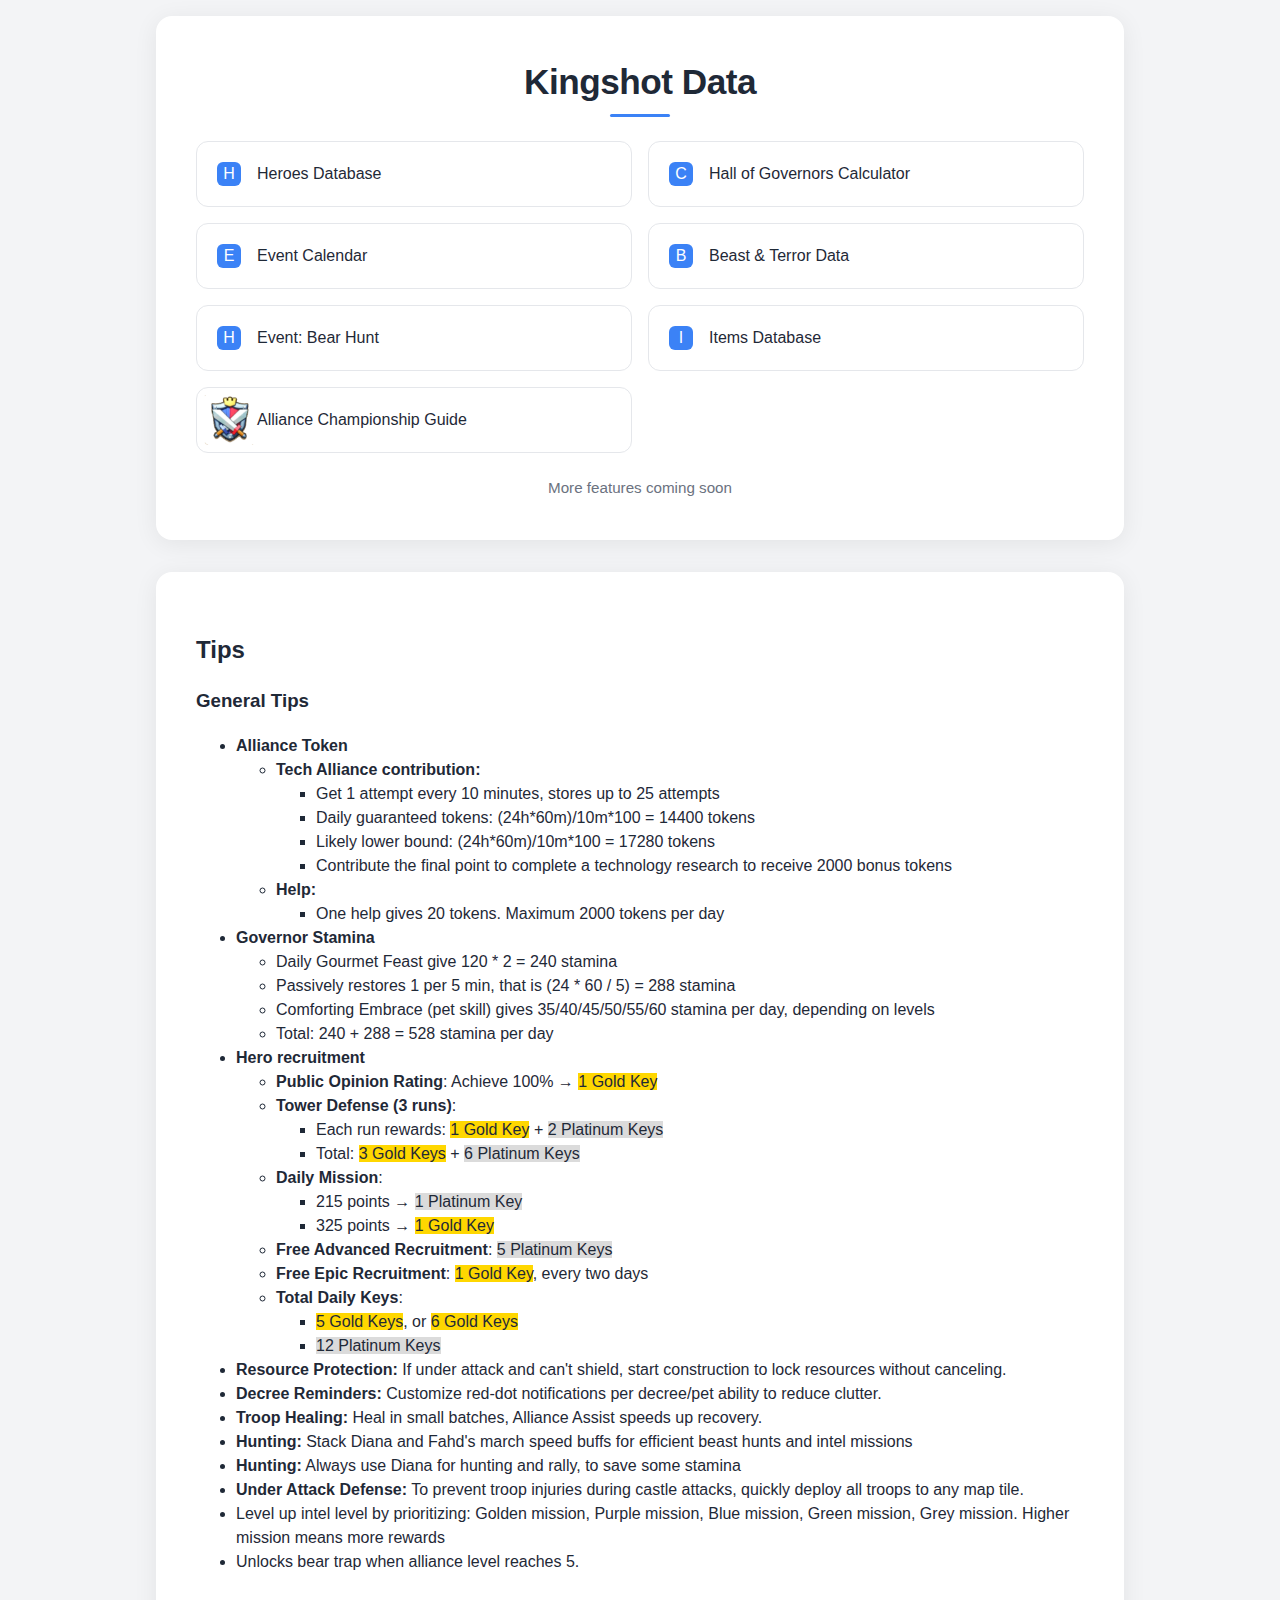
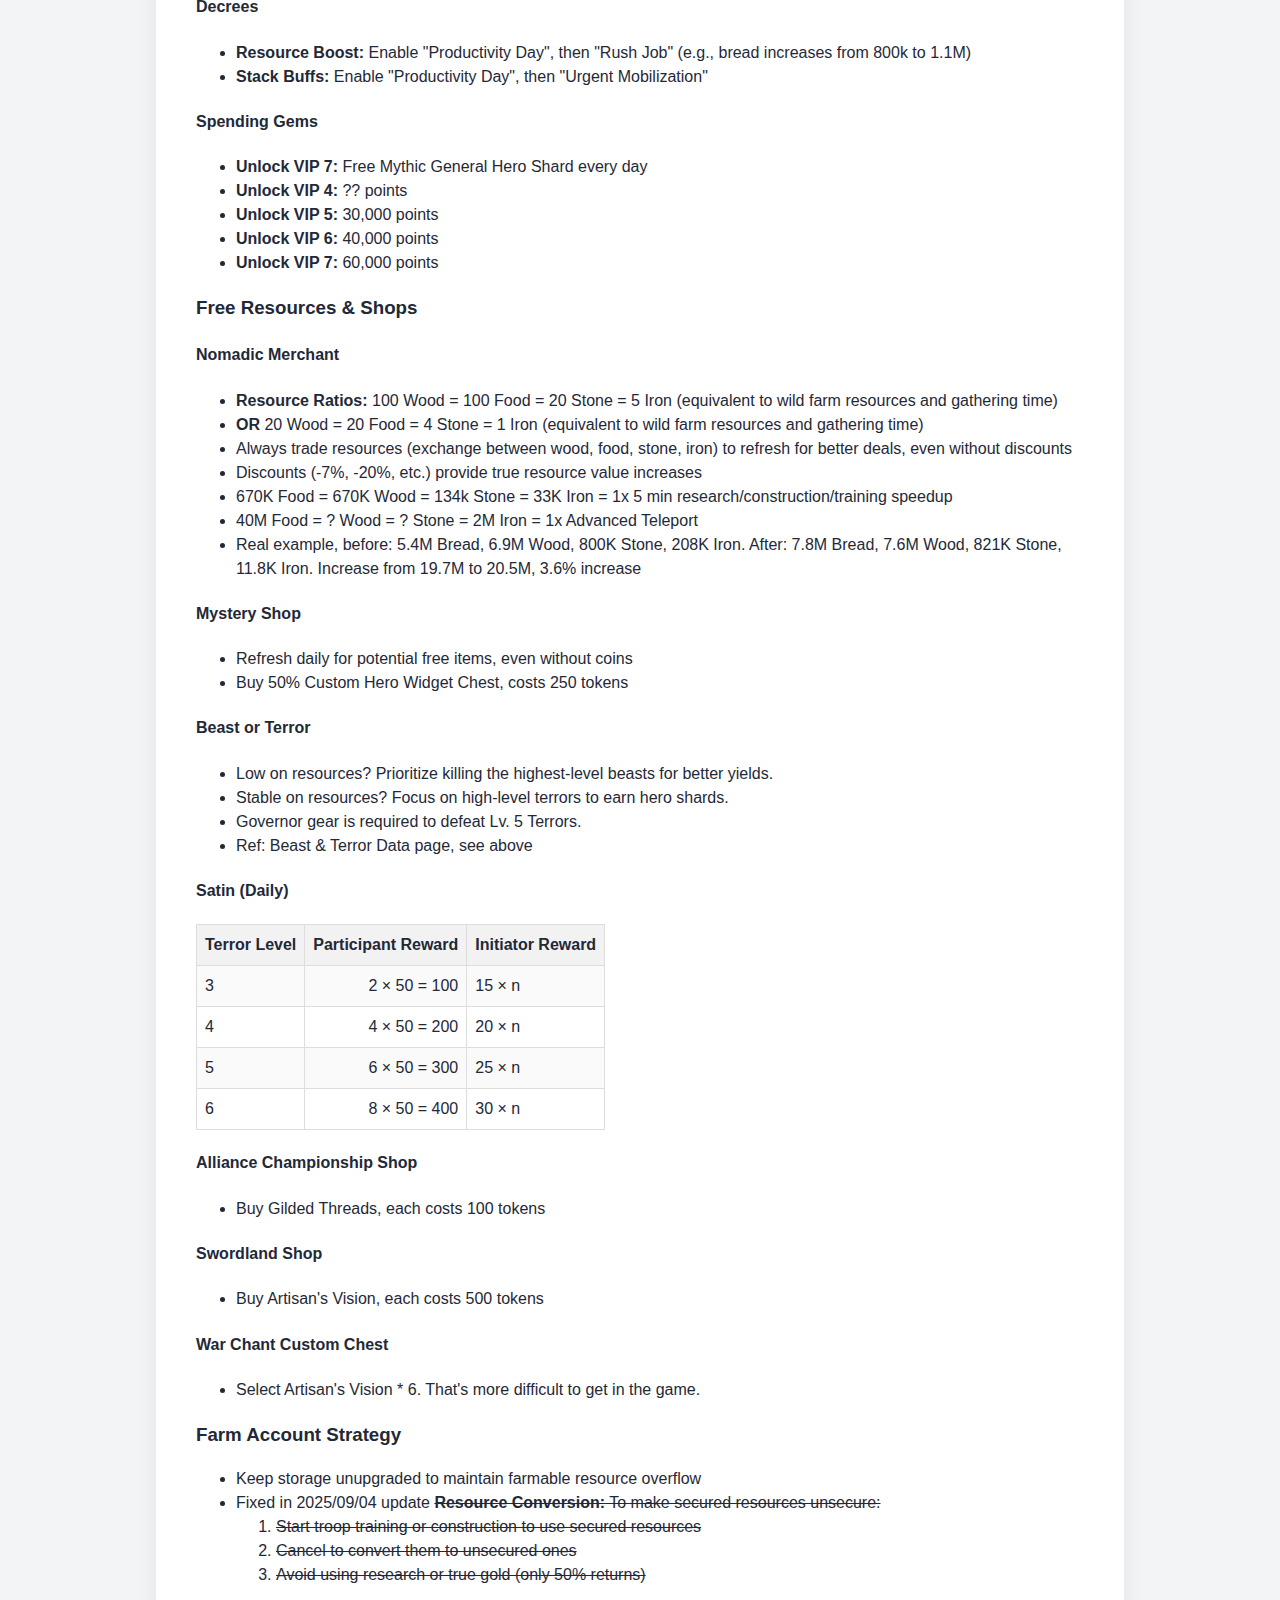
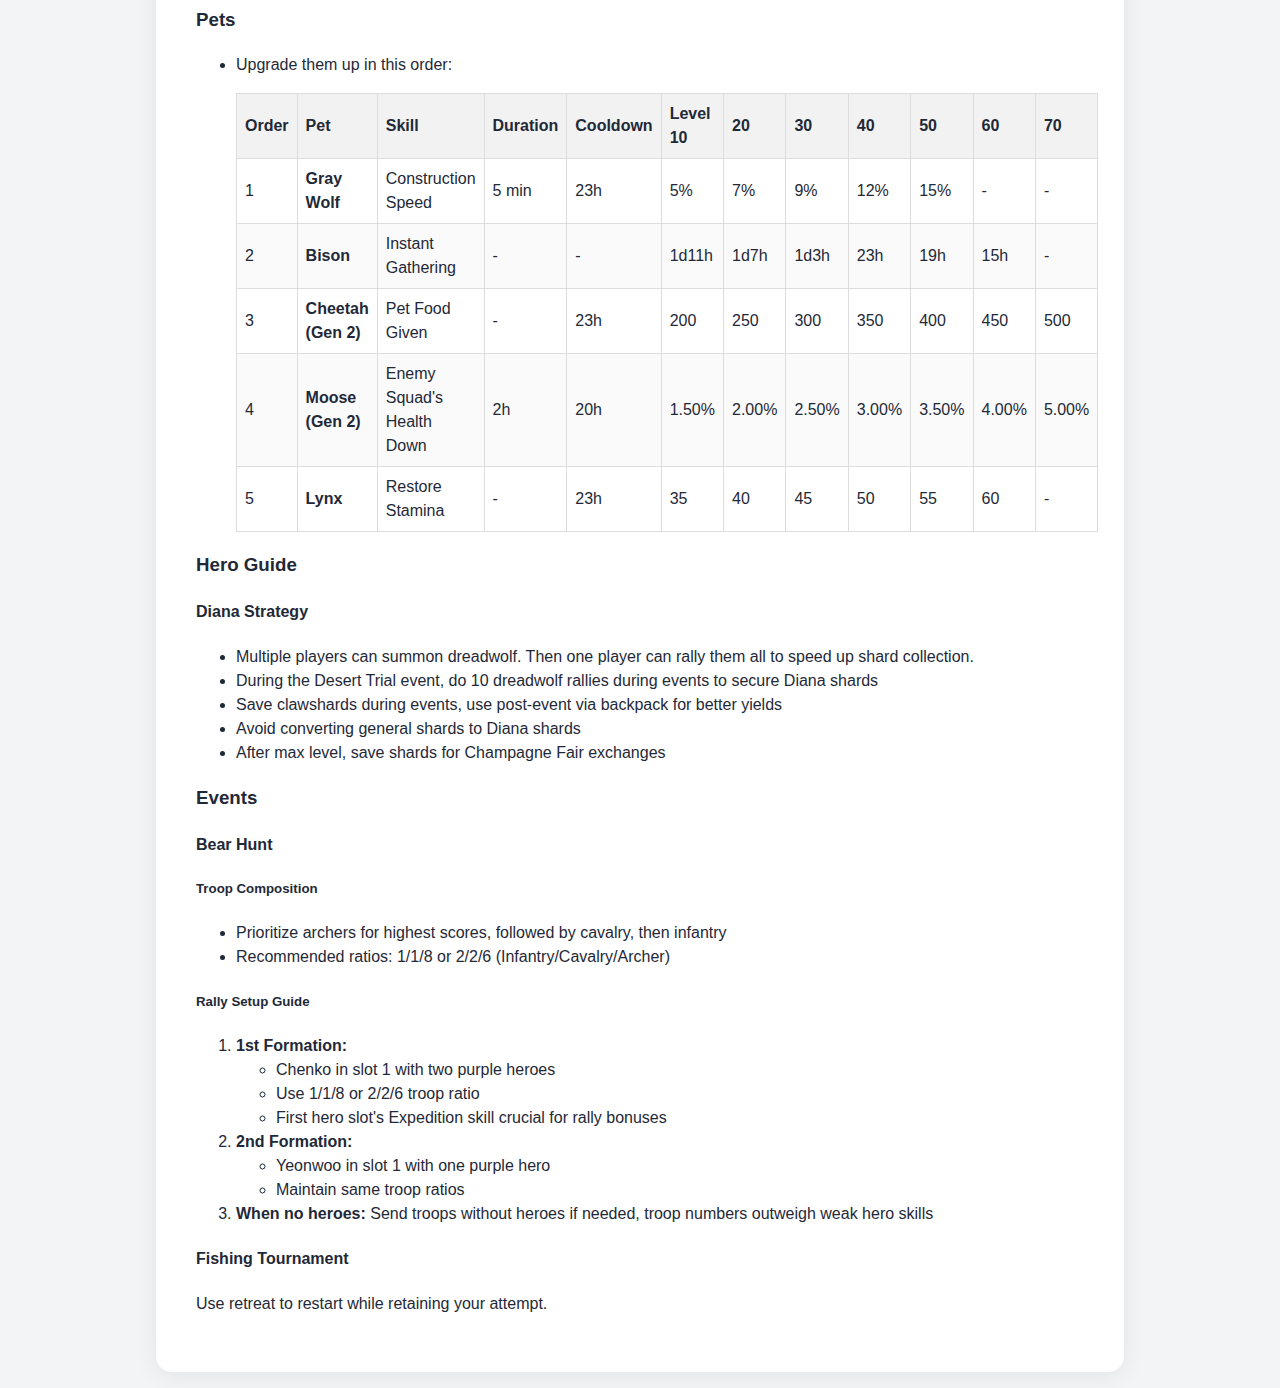
<file: index.html>
<!DOCTYPE html>
<html lang="en">

<head>
  <meta charset="UTF-8">
  <title>Kingshot Data</title>
  <style>
    :root {
      --primary-color: #3b82f6;
      --primary-hover: #2563eb;
      --background: #f3f4f6;
      --text: #1f2937;
      --text-light: #6b7280;
      --container-bg: #ffffff;
      --shadow: 0 4px 24px rgba(0, 0, 0, 0.07);
    }

    body {
      font-family: -apple-system, BlinkMacSystemFont, 'Segoe UI', Roboto, sans-serif;
      background: var(--background);
      color: var(--text);
      margin: 0 auto;
      display: flex;
      flex-direction: column;
      line-height: 1.5;
      max-width: 1000px;
    }

    .container {
      background: var(--container-bg);
      padding: 2.5rem;
      border-radius: 1rem;
      box-shadow: var(--shadow);
      margin: 1rem;
    }

    h1 {
      margin: 0 0 2rem;
      font-size: clamp(1.8rem, 5vw, 2.2rem);
      letter-spacing: -0.5px;
      color: var(--text);
      text-align: center;
      position: relative;
    }

    h1::after {
      content: '';
      position: absolute;
      bottom: -0.5rem;
      left: 50%;
      transform: translateX(-50%);
      width: 60px;
      height: 3px;
      background: var(--primary-color);
      border-radius: 2px;
    }

    .links-grid {
      display: grid;
      grid-template-columns: repeat(auto-fit, minmax(300px, 1fr));
      gap: 1rem;
      margin-top: 2rem;
    }

    .link-card {
      position: relative;
      display: flex;
      align-items: center;
      padding: 1.25rem;
      background: var(--container-bg);
      color: var(--text);
      border-radius: 0.75rem;
      text-decoration: none;
      font-weight: 500;
      transition: all 0.3s ease;
      border: 1px solid #e5e7eb;
      overflow: hidden;
    }

    .link-card::before {
      content: '';
      position: absolute;
      left: 0;
      top: 0;
      width: 4px;
      height: 100%;
      background: var(--primary-color);
      opacity: 0;
      transition: opacity 0.3s ease;
    }

    .link-card:hover {
      transform: translateY(-2px);
      border-color: var(--primary-color);
      box-shadow: 0 4px 12px rgba(59, 130, 246, 0.1);
    }

    .link-card:hover::before {
      opacity: 1;
    }

    .link-icon {
      width: 24px;
      height: 24px;
      margin-right: 1rem;
      display: flex;
      align-items: center;
      justify-content: center;
      background: var(--primary-color);
      border-radius: 6px;
      color: white;
    }

    .coming-soon {
      color: var(--text-light);
      font-size: 0.95rem;
      margin-top: 1.5rem;
      text-align: center;
      font-weight: 500;
    }

    /* Data Tables Styling */
    table {
      border-collapse: collapse;
      margin: 1em 0;
    }

    th,
    td {
      border: 1px solid #ddd;
      padding: 8px;
    }

    th {
      background-color: #f2f2f2;
      text-align: left;
    }

    td.numeric,
    th.numeric {
      text-align: right;
    }

    tr:nth-child(even) {
      background-color: #fafafa;
    }
  </style>
</head>

<body>
  <div class="container">
    <h1>Kingshot Data</h1>
    <div class="links-grid">
      <a href="heroes.html" class="link-card">
        <span class="link-icon">H</span>
        Heroes Database
      </a>
      <a href="points_calculator.html" class="link-card">
        <span class="link-icon">C</span>
        Hall of Governors Calculator
      </a>
      <a href="https://github.com/g2384/Kingshot-Data/blob/main/Events.md" class="link-card">
        <span class="link-icon">E</span>
        Event Calendar
      </a>
      <a href="beast_terror.html" class="link-card">
        <span class="link-icon">B</span>
        Beast &amp; Terror Data
      </a>
      <a href="./events/bear_hunt.html" class="link-card">
        <span class="link-icon">H</span>
        Event: Bear Hunt
      </a>
      <a href="./items.html" class="link-card">
        <span class="link-icon">I</span>
        Items Database
      </a>
      <a href="./events/alliance_championship.html" class="link-card">
        <span class="link-icon"><img src="./images/events/alliance_championship.png" style="height: 50px;" /></span>
        Alliance Championship Guide
      </a>
    </div>
    <div class="coming-soon">More features coming soon</div>
  </div>
  <div class="container">
    <h2>Tips</h2>

    <h3>General Tips</h3>
    <ul>
      <li><strong>Alliance Token</strong>
        <ul>
          <li><strong>Tech Alliance contribution:</strong></li>
          <ul>
            <li>Get 1 attempt every 10 minutes, stores up to 25 attempts</li>
            <li>Daily guaranteed tokens: (24h*60m)/10m*100 = 14400 tokens</li>
            <li>Likely lower bound: (24h*60m)/10m*100 = 17280 tokens</li>
            <li>Contribute the final point to complete a technology research to receive 2000 bonus tokens</li>
          </ul>
          <li><strong>Help:</strong></li>
          <ul>
            <li>One help gives 20 tokens. Maximum 2000 tokens per day</li>
          </ul>
        </ul>
      </li>
      <li><strong>Governor Stamina</strong></li>
      <ul>
        <li>Daily Gourmet Feast give 120 * 2 = 240 stamina</li>
        <li>Passively restores 1 per 5 min, that is (24 * 60 / 5) = 288 stamina</li>
        <li>Comforting Embrace (pet skill) gives 35/40/45/50/55/60 stamina per day, depending on levels</li>
        <li>Total: 240 + 288 = 528 stamina per day</li>
      </ul>
      <li><strong>Hero recruitment</strong></li>
      <ul>
        <li><strong>Public Opinion Rating</strong>: Achieve 100% → <span style="background-color:gold;">1 Gold
            Key</span></li>
        <li><strong>Tower Defense (3 runs)</strong>:
          <ul>
            <li>Each run rewards: <span style="background-color:gold;">1 Gold Key</span> + <span
                style="background-color:#dbdbdb;">2 Platinum
                Keys</span></li>
            <li>Total: <span style="background-color:gold;">3 Gold Keys</span> + <span
                style="background-color:#dbdbdb;">6 Platinum Keys</span>
            </li>
          </ul>
        </li>
        <li><strong>Daily Mission</strong>:
          <ul>
            <li>215 points → <span style="background-color:#dbdbdb;">1 Platinum Key</span></li>
            <li>325 points → <span style="background-color:gold;">1 Gold Key</span></li>
          </ul>
        </li>
        <li><strong>Free Advanced Recruitment</strong>: <span style="background-color:#dbdbdb;">5 Platinum Keys</span>
        </li>
        <li><strong>Free Epic Recruitment</strong>: <span style="background-color:gold;">1 Gold Key</span>, every two
          days</li>
        <li><strong>Total Daily Keys</strong>:
          <ul>
            <li><span style="background-color:gold;">5 Gold Keys</span>, or <span style="background-color:gold;">6 Gold
                Keys</span></li>
            <li><span style="background-color:#dbdbdb;">12 Platinum Keys</span></li>
          </ul>
        </li>
      </ul>
      <li><strong>Resource Protection:</strong> If under attack and can't shield, start construction to lock resources
        without canceling.</li>
      <li><strong>Decree Reminders:</strong> Customize red-dot notifications per decree/pet ability to reduce clutter.
      </li>
      <li><strong>Troop Healing:</strong> Heal in small batches, Alliance Assist speeds up recovery.</li>
      <li><strong>Hunting:</strong> Stack Diana and Fahd's march speed buffs for efficient beast hunts and intel
        missions</li>
      <li><strong>Hunting:</strong> Always use Diana for hunting and rally, to save some stamina</li>
      <li><strong>Under Attack Defense:</strong> To prevent troop injuries during castle attacks, quickly deploy all
        troops to any map tile.</li>
      <li>Level up intel level by prioritizing: Golden mission, Purple mission, Blue mission, Green mission, Grey
        mission. Higher mission means more rewards</li>
      <li>Unlocks bear trap when alliance level reaches 5.</li>
    </ul>

    <h4>Decrees</h4>
    <ul>
      <li><strong>Resource Boost:</strong> Enable "Productivity Day", then "Rush Job" (e.g., bread increases from 800k
        to
        1.1M)</li>
      <li><strong>Stack Buffs:</strong> Enable "Productivity Day", then "Urgent Mobilization"</li>
    </ul>
    
    <h4>Spending Gems</h4>
    <ul>
      <li><strong>Unlock VIP 7:</strong> Free Mythic General Hero Shard every day</li>
      <li><strong>Unlock VIP 4:</strong> ?? points</li>
      <li><strong>Unlock VIP 5:</strong> 30,000 points</li>
      <li><strong>Unlock VIP 6:</strong> 40,000 points</li>
      <li><strong>Unlock VIP 7:</strong> 60,000 points</li>
    </ul>

    <h3>Free Resources & Shops</h3>
    <h4>Nomadic Merchant</h4>
    <ul>
      <li><strong>Resource Ratios:</strong> 100 Wood = 100 Food = 20 Stone = 5 Iron (equivalent to wild farm resources
        and gathering time)</li>
      <li><strong>OR</strong> 20 Wood = 20 Food = 4 Stone = 1 Iron (equivalent to wild farm resources
        and gathering time)</li>
      <li>Always trade resources (exchange between wood, food, stone, iron) to refresh for better deals, even without
        discounts</li>
      <li>Discounts (-7%, -20%, etc.) provide true resource value increases</li>
      <li>670K Food = 670K Wood = 134k Stone = 33K Iron = 1x 5 min research/construction/training speedup</li>
      <li>40M Food = ? Wood = ? Stone = 2M Iron = 1x Advanced Teleport</li>
      <li>Real example, before: 5.4M Bread, 6.9M Wood, 800K Stone, 208K Iron. After: 7.8M Bread, 7.6M Wood, 821K Stone,
        11.8K Iron. Increase from 19.7M to 20.5M, 3.6% increase</li>
    </ul>

    <h4>Mystery Shop</h4>
    <ul>
      <li>Refresh daily for potential free items, even without coins</li>
      <li>Buy 50% Custom Hero Widget Chest, costs 250 tokens</li>
    </ul>

    <h4>Beast or Terror</h4>
    <ul>
      <li>Low on resources? Prioritize killing the highest-level beasts for better yields.</li>
      <li>Stable on resources? Focus on high-level terrors to earn hero shards.</li>
      <li>Governor gear is required to defeat Lv. 5 Terrors.</li>
      <li>Ref: Beast &amp; Terror Data page, see above</li>
    </ul>

    <h4>Satin (Daily)</h4>
    <table>
      <tr>
        <th>Terror Level</th>
        <th class="numeric">Participant Reward</th>
        <th>Initiator Reward</th>
      </tr>
      <tr>
        <td>3</td>
        <td class="numeric">2 × 50 = 100</td>
        <td>15 × n</td>
      </tr>
      <tr>
        <td>4</td>
        <td class="numeric">4 × 50 = 200</td>
        <td>20 × n</td>
      </tr>
      <tr>
        <td>5</td>
        <td class="numeric">6 × 50 = 300</td>
        <td>25 × n</td>
      </tr>
      <tr>
        <td>6</td>
        <td class="numeric">8 × 50 = 400</td>
        <td>30 × n</td>
      </tr>
    </table>

    <h4>Alliance Championship Shop</h4>
    <ul>
      <li>Buy Gilded Threads, each costs 100 tokens</li>
    </ul>

    <h4>Swordland Shop</h4>
    <ul>
      <li>Buy Artisan's Vision, each costs 500 tokens</li>
    </ul>

    <h4>War Chant Custom Chest</h4>
    <ul>
      <li>Select Artisan's Vision * 6. That's more difficult to get in the game.</li>
    </ul>

    <h3>Farm Account Strategy</h3>
    <ul>
      <li>Keep storage unupgraded to maintain farmable resource overflow</li>
      <li>Fixed in 2025/09/04 update <del><strong>Resource Conversion:</strong> To make secured resources
          unsecure:</del>
        <ol>
          <li><del>Start troop training or construction to use secured resources</del></li>
          <li><del>Cancel to convert them to unsecured ones</del></li>
          <li><del>Avoid using research or true gold (only 50% returns)</del></li>
        </ol>
      </li>
    </ul>

    <h3>Pets</h3>
    <ul>
      <li>Upgrade them up in this order:
        <table style="margin-top:1em;min-width:500px;max-width:100%;border:1px solid #ddd;">
          <thead>
            <tr>
              <th>Order</th>
              <th>Pet</th>
              <th>Skill</th>
              <th>Duration</th>
              <th>Cooldown</th>
              <th>Level 10</th>
              <th>20</th>
              <th>30</th>
              <th>40</th>
              <th>50</th>
              <th>60</th>
              <th>70</th>
            </tr>
          </thead>
          <tbody>
            <tr>
              <td>1</td>
              <td><strong>Gray Wolf</strong></td>
              <td>Construction Speed</td>
              <td>5 min</td>
              <td>23h</td>
              <td>5%</td>
              <td>7%</td>
              <td>9%</td>
              <td>12%</td>
              <td>15%</td>
              <td>-</td>
              <td>-</td>
            </tr>
            <tr>
              <td>2</td>
              <td><strong>Bison</strong></td>
              <td>Instant Gathering</td>
              <td>-</td>
              <td>-</td>
              <td>1d11h</td>
              <td>1d7h</td>
              <td>1d3h</td>
              <td>23h</td>
              <td>19h</td>
              <td>15h</td>
              <td>-</td>
            </tr>
            <tr>
              <td>3</td>
              <td><strong>Cheetah (Gen 2)</strong></td>
              <td>Pet Food Given</td>
              <td>-</td>
              <td>23h</td>
              <td>200</td>
              <td>250</td>
              <td>300</td>
              <td>350</td>
              <td>400</td>
              <td>450</td>
              <td>500</td>
            </tr>
            <tr>
              <td>4</td>
              <td><strong>Moose (Gen 2)</strong></td>
              <td>Enemy Squad's Health Down</td>
              <td>2h</td>
              <td>20h</td>
              <td>1.50%</td>
              <td>2.00%</td>
              <td>2.50%</td>
              <td>3.00%</td>
              <td>3.50%</td>
              <td>4.00%</td>
              <td>5.00%</td>
            </tr>
            <tr>
              <td>5</td>
              <td><strong>Lynx</strong></td>
              <td>Restore Stamina</td>
              <td>-</td>
              <td>23h</td>
              <td>35</td>
              <td>40</td>
              <td>45</td>
              <td>50</td>
              <td>55</td>
              <td>60</td>
              <td>-</td>
            </tr>
          </tbody>
        </table>
      </li>
    </ul>

    <h3>Hero Guide</h3>
    <h4>Diana Strategy</h4>
    <ul>
      <li>Multiple players can summon dreadwolf. Then one player can rally them all to speed up shard collection.</li>
      <li>During the Desert Trial event, do 10 dreadwolf rallies during events to secure Diana shards</li>
      <li>Save clawshards during events, use post-event via backpack for better yields</li>
      <li>Avoid converting general shards to Diana shards</li>
      <li>After max level, save shards for Champagne Fair exchanges</li>
    </ul>

    <h3>Events</h3>

    <h4>Bear Hunt</h4>
    <h5>Troop Composition</h5>
    <ul>
      <li>Prioritize archers for highest scores, followed by cavalry, then infantry</li>
      <li>Recommended ratios: 1/1/8 or 2/2/6 (Infantry/Cavalry/Archer)</li>
    </ul>

    <h5>Rally Setup Guide</h5>
    <ol>
      <li><strong>1st Formation:</strong>
        <ul>
          <li>Chenko in slot 1 with two purple heroes</li>
          <li>Use 1/1/8 or 2/2/6 troop ratio</li>
          <li>First hero slot's Expedition skill crucial for rally bonuses</li>
        </ul>
      </li>
      <li><strong>2nd Formation:</strong>
        <ul>
          <li>Yeonwoo in slot 1 with one purple hero</li>
          <li>Maintain same troop ratios</li>
        </ul>
      </li>
      <li><strong>When no heroes:</strong> Send troops without heroes if needed, troop numbers outweigh weak hero skills
      </li>
    </ol>

    <h4>Fishing Tournament</h4>
    <p>Use retreat to restart while retaining your attempt.</p>
  </div>
</body>
</file>
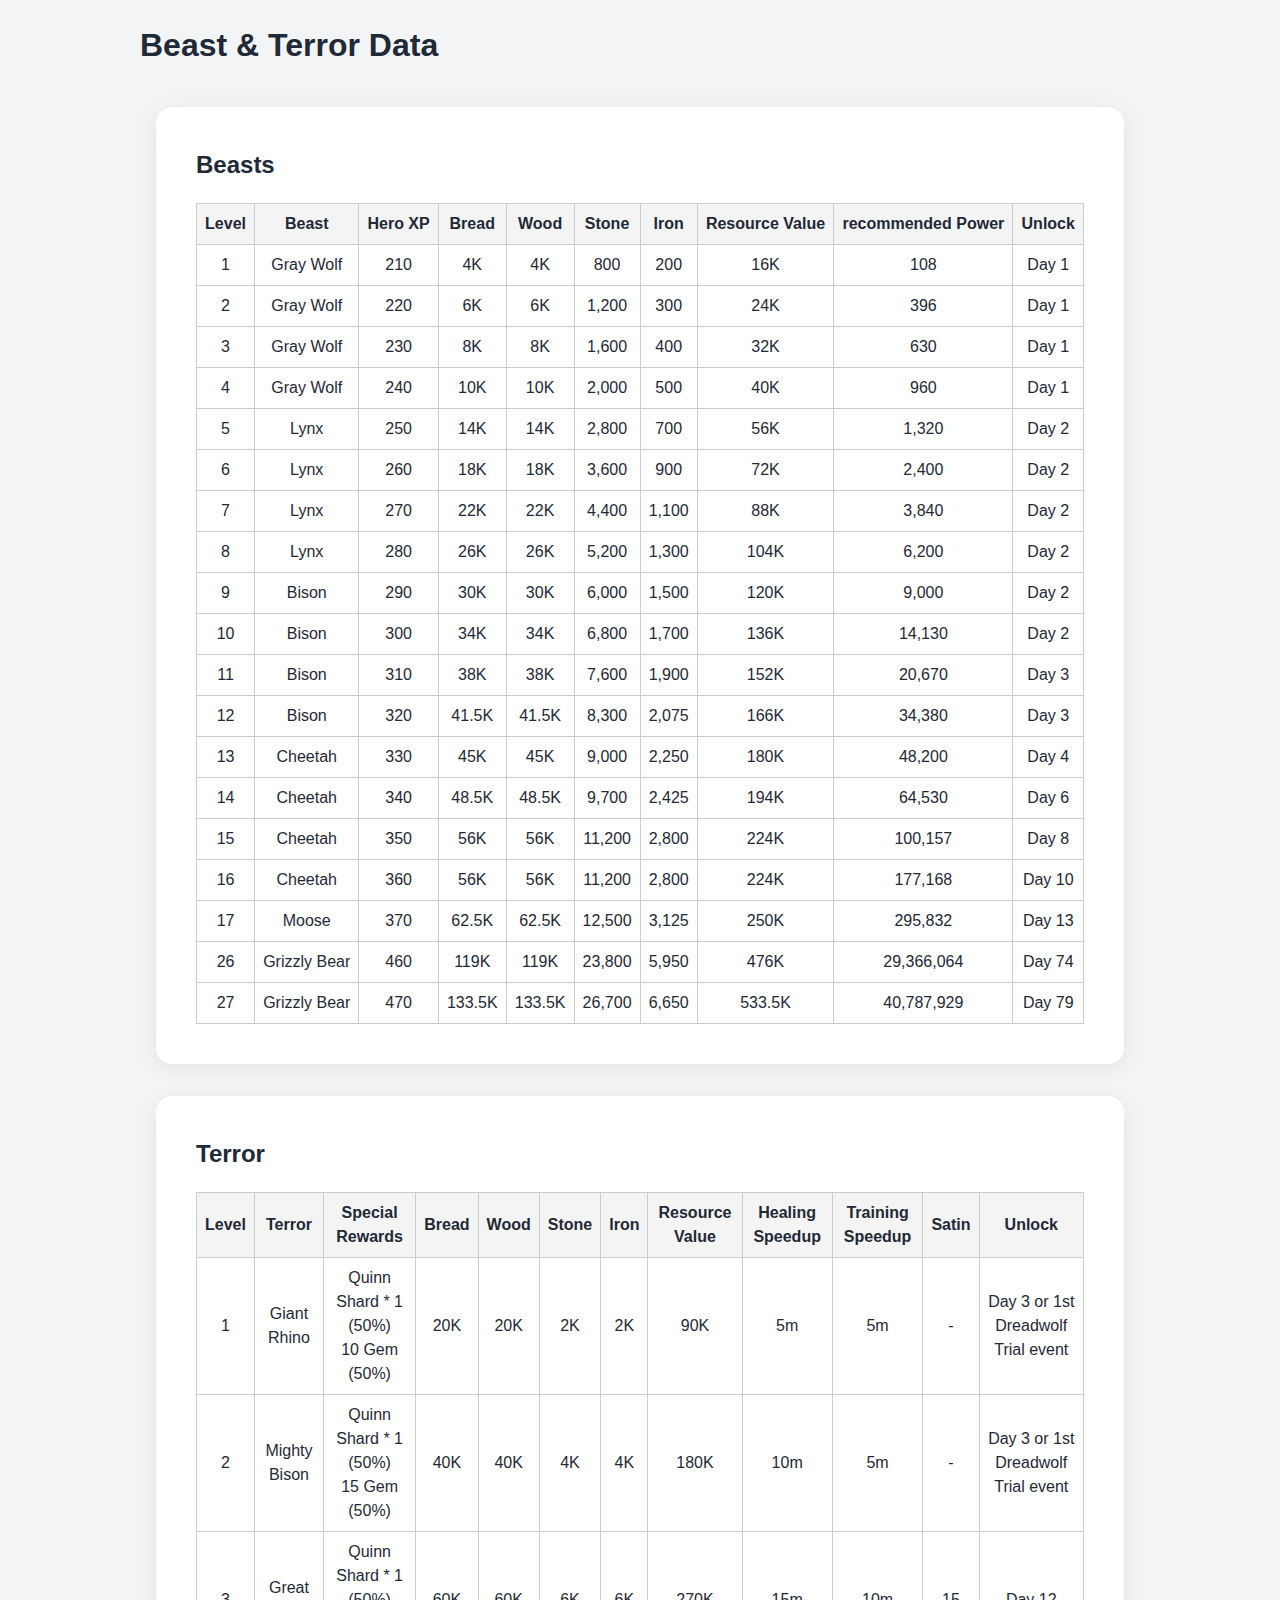
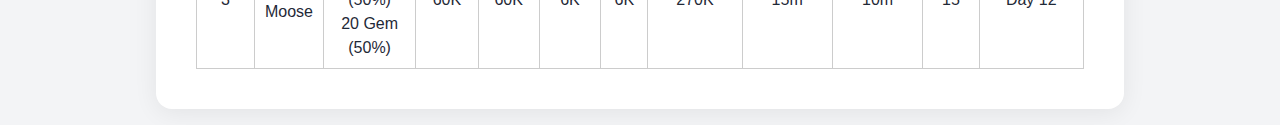
<file: beast_terror.html>
<!DOCTYPE html>
<html lang="en">

<head>
    <meta charset="UTF-8">
    <title>Beast &amp; Terror Data</title>
    <style>
        :root {
            --primary-color: #3b82f6;
            --primary-hover: #2563eb;
            --background: #f3f4f6;
            --text: #1f2937;
            --text-light: #6b7280;
            --container-bg: #ffffff;
            --shadow: 0 4px 24px rgba(0, 0, 0, 0.07);
        }

        body {
            font-family: -apple-system, BlinkMacSystemFont, 'Segoe UI', Roboto, sans-serif;
            background: var(--background);
            color: var(--text);
            margin: 0 auto;
            display: flex;
            flex-direction: column;
            line-height: 1.5;
            max-width: 1000px;
        }

        .container {
            background: var(--container-bg);
            padding: 2.5rem;
            border-radius: 1rem;
            box-shadow: var(--shadow);
            margin: 1rem;
        }

        h2 {
            margin-block-start: 0em;
        }

        table {
            border-collapse: collapse;
            width: 100%;
        }

        th,
        td {
            border: 1px solid #ccc;
            padding: 8px;
            text-align: center;
        }

        th {
            background-color: #f4f4f4;
        }
    </style>
</head>

<body>
    <h1>Beast &amp; Terror Data</h1>
    <div class="container">
        <h2>Beasts</h2>
        <table>
            <thead>
                <tr>
                    <th>Level</th>
                    <th>Beast</th>
                    <th>Hero XP</th>
                    <th>Bread</th>
                    <th>Wood</th>
                    <th>Stone</th>
                    <th>Iron</th>
                    <th>Resource Value</th>
                    <th>recommended Power</th>
                    <th>Unlock</th>
                </tr>
            </thead>
            <tbody id="beast-table-body"></tbody>
        </table>
    </div>

    <div class="container">
        <h2>Terror</h2>
        <table>
            <thead>
                <tr>
                    <th>Level</th>
                    <th>Terror</th>
                    <th>Special Rewards</th>
                    <th>Bread</th>
                    <th>Wood</th>
                    <th>Stone</th>
                    <th>Iron</th>
                    <th>Resource Value</th>
                    <th>Healing Speedup</th>
                    <th>Training Speedup</th>
                    <th>Satin</th>
                    <th>Unlock</th>
                </tr>
            </thead>
            <tbody id="terror-table-body"></tbody>
        </table>
    </div>

    <script>
        const breadValues = {
            1: 4000, 2: 6000, 3: 8000, 4: 10000,
            5: 14000, 6: 18000, 7: 22000, 8: 26000,
            9: 30000, 10: 34000, 11: 38000, 12: 41500,
            13: 45000, 14: 48500, 15: 56000, 16: 56000,
            17: 62500, 26: 119000, 27: 133500
        };

        const recommendedPower = {
            1: 108, 2: 396, 3: 630, 4: 960,
            5: 1320, 6: 2400, 7: 3840, 8: 6200,
            9: 9000, 10: 14130, 11: 20670, 12: 34380,
            13: 48200, 14: 64530, 15: 100157, 16: 177168,
            17: 295832, 26: 29366064, 27: 40787929
        }

        function getBeastName(level) {
            if (level <= 4) return "Gray Wolf";
            if (level <= 8) return "Lynx";
            if (level <= 12) return "Bison";
            if (level <= 16) return "Cheetah";
            if (level <= 17) return "Moose";
            if (level <= 27) return "Grizzly Bear";
            throw new Error("Invalid level");
        }

        function getUnlockDay(level) {
            if (level <= 4) return "Day 1";
            if (level <= 10) return "Day 2";
            if (level <= 12) return "Day 3";
            if (level <= 13) return "Day 4";
            if (level <= 14) return "Day 6";
            if (level <= 15) return "Day 8";
            if (level <= 16) return "Day 10";
            if (level <= 17) return "Day 13";
            if (level <= 26) return "Day 74";
            if (level <= 27) return "Day 79";
            throw new Error("Invalid level");
        }

        const terrorData = {
            1: {
                terror: "Giant Rhino",
                specialRewards: "Quinn Shard * 1 (50%)<br>10 Gem (50%)",
                bread: 20000,
                gem: 10,
                healing: "5m",
                training: "5m"
            },
            2: {
                terror: "Mighty Bison",
                specialRewards: "Quinn Shard * 1 (50%)<br>15 Gem (50%)",
                bread: 40000,
                gem: 15,
                healing: "10m",
                training: "5m"
            },
            3: {
                terror: "Great Moose",
                specialRewards: "Quinn Shard * 1 (50%)<br>20 Gem (50%)",
                bread: 60000,
                gem: 20,
                healing: "15m",
                training: "10m",
                satin: 15
            },
        };

        function getUnlockText(level) {
            if (level <= 2) return "Day 3 or 1st Dreadwolf Trial event";
            if (level <= 3) return "Day 12";
        }

        function calculateResources(bread) {
            // Real iron values for known bread amounts
            const ironLookup = {
                133500: 6650
            };

            const wood = bread;
            const stone = bread / 5;
            const iron = ironLookup[bread] ?? bread / 20;

            const value = bread + wood + stone * 5 + iron * 20;

            return { wood, stone, iron, value };
        }

        function calculateXP(level) {
            return 200 + level * 10;
        }

        function formatK(value) {
            return value >= 1000 ? `${(value / 1000).toFixed(1).replace(/\.0$/, "")}K` : value;
        }

        function renderTable() {
            var table = document.getElementById("beast-table-body");
            Object.entries(breadValues).forEach(([levelStr, bread]) => {
                const level = parseInt(levelStr);
                const beast = getBeastName(level);
                const unlock = getUnlockDay(level);
                const xp = calculateXP(level);
                const res = calculateResources(bread);
                const recommended = recommendedPower[level] || "N/A";

                const row = `<tr>
                    <td>${level}</td>
                    <td>${beast}</td>
                    <td>${xp}</td>
                    <td>${formatK(bread)}</td>
                    <td>${formatK(res.wood)}</td>
                    <td>${res.stone.toLocaleString()}</td>
                    <td>${res.iron.toLocaleString()}</td>
                    <td>${formatK(res.value)}</td>
                    <td>${recommended.toLocaleString()}</td>
                    <td>${unlock}</td>
                </tr>`;
                table.innerHTML += row;
            });

            table = document.getElementById("terror-table-body");
            Object.entries(terrorData).forEach(([levelStr, entry]) => {
                const level = parseInt(levelStr);
                const res = calculateTerrorResources(entry.bread);
                const unlock = getUnlockText(level);
                const satin = entry.satin || "-";

                const row = `<tr>
                    <td>${level}</td>
                    <td>${entry.terror}</td>
                    <td>${entry.specialRewards}</td>
                    <td>${formatK(entry.bread)}</td>
                    <td>${formatK(res.wood)}</td>
                    <td>${formatK(res.stone)}</td>
                    <td>${formatK(res.iron)}</td>
                    <td>${formatK(res.value)}</td>
                    <td>${entry.healing}</td>
                    <td>${entry.training}</td>
                    <td>${satin}</td>
                    <td>${unlock}</td>
                </tr>`;
                table.innerHTML += row;
            });
        }

        document.addEventListener("DOMContentLoaded", renderTable);

        function calculateTerrorResources(bread) {
            return {
                wood: bread,
                stone: bread / 10,
                iron: bread / 10,
                value: bread + bread + (bread / 10) * 5 + (bread / 10) * 20 // bread + wood + stone*5 + iron*20
            };
        }
    </script>
</body>

</html>
</file>
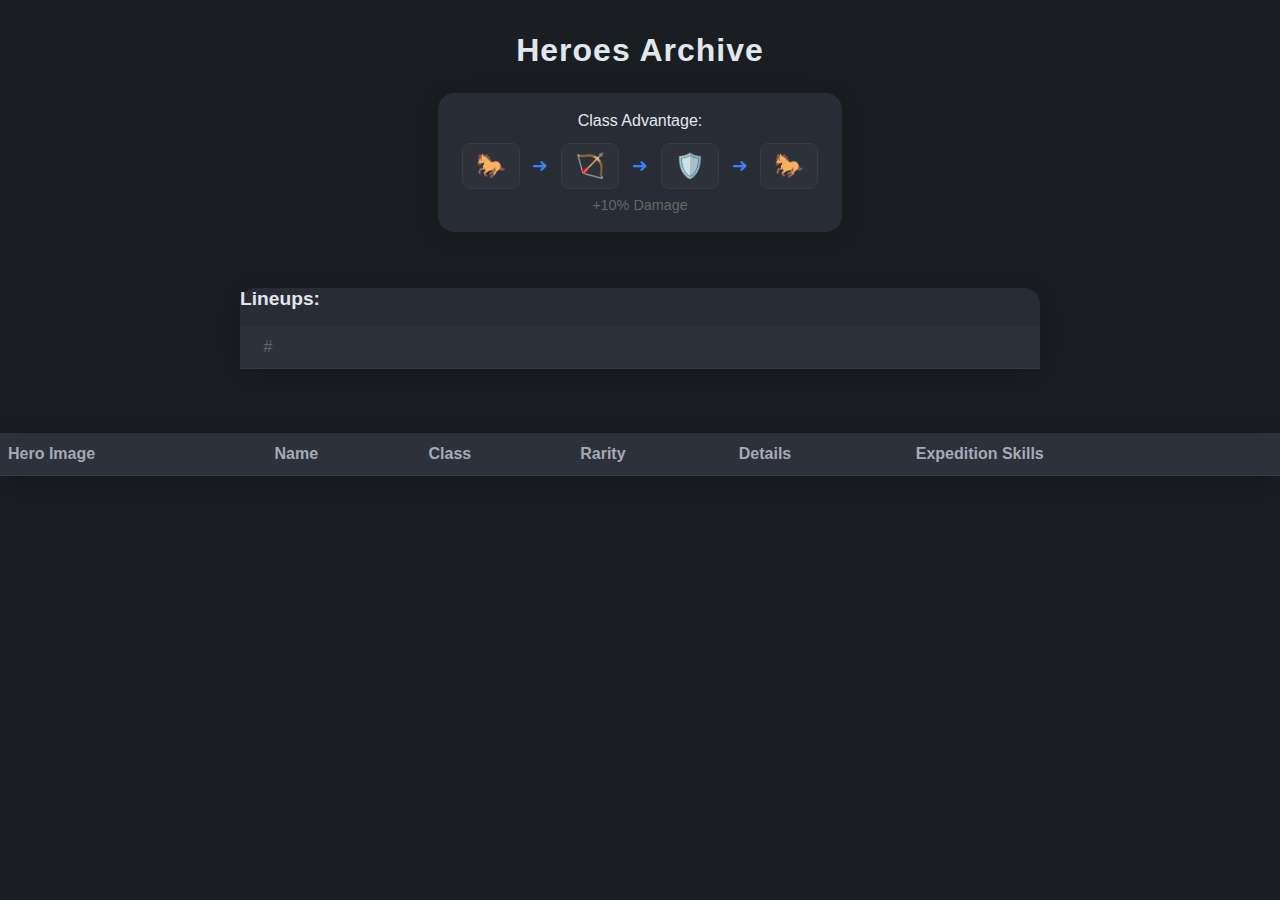
<file: heroes.html>
<!DOCTYPE html>
<html lang="en">

<head>
    <meta charset="UTF-8" />
    <meta name="viewport" content="width=device-width, initial-scale=1.0" />
    <title>Heroes Archive</title>
    <style>
        :root {
            --bg-main: #1a1d21;
            --bg-card: #282c34;
            --bg-hover: #2c313a;
            --bg-class: #4a4a4a;
            --text-primary: #e1e7ef;
            --text-secondary: #a3aab8;
            --border-color: #363b44;
            --shadow-color: rgba(0, 0, 0, 0.2);
        }

        body {
            font-family: 'Segoe UI', Arial, sans-serif;
            background: var(--bg-main);
            color: var(--text-primary);
            margin: 0;
            padding: 0;
            min-height: 100vh;
            display: flex;
            flex-direction: column;
            align-items: center;
        }

        h1 {
            margin-top: 2rem;
            margin-bottom: 1.5rem;
            font-size: 2rem;
            letter-spacing: 1px;
            font-weight: 600;
            color: var(--text-primary);
        }

        .table-container {
            background: var(--bg-card);
            margin: 2rem 1.5rem;
            border-radius: 1rem;
            box-shadow: 0 4px 24px var(--shadow-color);
            margin-bottom: 2rem;
            width: 100%;
            max-width: 1900px;
        }

        table {
            width: 100%;
            border-collapse: collapse;
            background: var(--bg-card);
        }

        th,
        td {
            padding: 0.75em 0.5em;
            border-bottom: 1px solid var(--border-color);
            text-align: left;
            color: var(--text-primary);
        }

        th {
            background: var(--bg-hover);
            font-weight: 600;
            font-size: 1em;
            color: var(--text-secondary);
        }

        tr:last-child td {
            border-bottom: none;
        }

        tr:hover {
            background: var(--bg-hover);
        }

        img {
            width: 70px;
            border-radius: 0.5em;
            box-shadow: 0 2px 8px var(--shadow-color);
        }

        /* Lineup table styles */
        #lineupsTable {
            border-spacing: 0;
            border-collapse: separate;
        }

        #lineupsTable td {
            padding: 8px;
            text-align: center;
        }

        .lineup-index {
            text-align: center;
            color: #666;
            font-size: 0.9em;
        }

        .hero-cell img {
            width: 48px;
            height: 48px;
            display: block;
            margin: 0 auto 4px auto;
            border-radius: 8px;
        }

        .hero-name {
            font-size: 0.9em;
            margin-bottom: 2px;
        }

        .hero-class {
            font-size: 0.8em;
            color: var(--text-secondary);
            background: var(--bg-class);
            padding: 2px 8px;
            border-radius: 4px;
            display: inline-block;
            border: 1px solid var(--border-color);
        }

        /* Counter chart styles */
        .counter-chart {
            background: var(--bg-card);
            padding: 1.2rem 1.5rem;
            border-radius: 1rem;
            box-shadow: 0 4px 24px var(--shadow-color);
            margin-bottom: 1.5rem;
            text-align: center;
        }

        .counter-title {
            color: var(--text-primary);
            font-size: 1em;
            margin-bottom: 0.8rem;
        }

        .counter-row {
            display: flex;
            align-items: center;
            justify-content: center;
            gap: 0.8rem;
            margin-bottom: 0.5rem;
        }

        .counter-item {
            font-size: 1.5rem;
            padding: 0.5rem;
            background: var(--bg-hover);
            border-radius: 0.5rem;
            min-width: 2.5rem;
            border: 1px solid var(--border-color);
        }

        .counter-arrow {
            color: #3b82f6;
            font-size: 1.2rem;
        }

        .counter-bonus {
            font-size: 0.9em;
            color: #666;
        }

        @media (max-width: 700px) {
            .table-container {
                padding: 1rem 0.2rem;
            }

            table,
            thead,
            tbody,
            th,
            td,
            tr {
                display: block;
            }

            thead {
                display: none;
            }

            tr {
                margin-bottom: 1.2em;
                background: #fff;
                border-radius: 0.7em;
                box-shadow: 0 2px 8px rgba(0, 0, 0, 0.04);
                padding: 0.7em 0.5em;
            }

            td {
                border: none;
                position: relative;
                padding-left: 50%;
                min-height: 2.2em;
            }

            td:before {
                position: absolute;
                left: 0.7em;
                top: 0.7em;
                width: 45%;
                white-space: nowrap;
                font-weight: 600;
                color: #888;
                font-size: 0.98em;
            }

            td:nth-child(1):before {
                content: "Hero Image";
            }

            td:nth-child(2):before {
                content: "Name";
            }

            td:nth-child(3):before {
                content: "Class";
            }

            td:nth-child(4):before {
                content: "Rarity";
            }

            td:nth-child(5):before {
                content: "Details";
            }

            td:nth-child(6):before {
                content: "Expedition Skills";
            }
        }
    </style>
</head>

<body>
    <h1>Heroes Archive</h1>
    <div class="counter-chart">
        <div class="counter-title">Class Advantage:</div>
        <div class="counter-row">
            <span class="counter-item">🐎</span>
            <span class="counter-arrow">➜</span>
            <span class="counter-item">🏹</span>
            <span class="counter-arrow">➜</span>
            <span class="counter-item">🛡️</span>
            <span class="counter-arrow">➜</span>
            <span class="counter-item">🐎</span>
        </div>
        <div class="counter-bonus">+10% Damage</div>
    </div>
    <div id="lineups-section" class="table-container" style="max-width:800px;">
        <h2 style="margin-top:0;font-size:1.2em;color:var(--text-primary);">Lineups:</h2>
        <table id="lineupsTable" style="border-spacing:0;border-collapse:separate;">
            <thead>
                <tr>
                    <th style="width:40px;text-align:center;color:#666;font-weight:500;">#</th>
                    <th colspan="5"></th>
                </tr>
            </thead>
            <tbody></tbody>
        </table>
    </div>
    <div class="table-container">
        <table id="heroesTable">
            <thead>
                <tr>
                    <th>Hero Image</th>
                    <th>Name</th>
                    <th>Class</th>
                    <th>Rarity</th>
                    <th>Details</th>
                    <th>Expedition Skills</th>
                </tr>
            </thead>
            <tbody></tbody>
        </table>
    </div>
    <script>
        // Helper: icon for resource type and class types
        function getSkillIcon(skill) {
            if (/iron/i.test(skill)) return "⛓️";
            if (/bread/i.test(skill)) return "🥖";
            if (/stone/i.test(skill)) return "🪨";
            if (/wood/i.test(skill)) return "🪵";
            return "⭐";
        }

        function getClassIcon(className) {
            switch(className.toLowerCase()) {
                case 'infantry': return '🛡️';
                case 'archer': return '🏹';
                case 'cavalry': return '🐴';
                default: return className;
            }
        }


        window.onload = function () {
            // Load and display lineups
            fetch('lineups.json')
                .then(response => response.json())
                .then(data => {
                    const lineupsBody = document.querySelector("#lineupsTable tbody");
                    
                    // First load heroes.json to get hero details
                    fetch('heroes.json')
                        .then(response => response.json())
                        .then(heroesData => {
                            // Create a map of hero details for quick lookup
                            const heroMap = new Map();
                            heroesData.heroes.forEach(hero => {
                                heroMap.set(hero.name, {
                                    image: hero.image,
                                    class: hero.class
                                });
                            });

                            // Now process lineups
                            data.lineupsGen1.forEach((lineup, index) => {
                                const row = document.createElement('tr');
                                
                                // Add index number cell
                                const indexCell = document.createElement('td');
                                indexCell.textContent = (index + 1);
                                indexCell.className = 'lineup-index';
                                row.appendChild(indexCell);

                                const heroes = lineup.split(',');
                                heroes.forEach(heroName => {
                                    const td = document.createElement('td');
                                    td.className = 'hero-cell';
                                    
                                    const heroInfo = heroMap.get(heroName);
                                    if (heroInfo) {
                                        // Create hero image
                                        const img = document.createElement('img');
                                        img.src = heroInfo.image;
                                        img.alt = heroName;
                                        
                                        // Add hero name and class
                                        const nameDiv = document.createElement('div');
                                        nameDiv.className = 'hero-name';
                                        nameDiv.textContent = heroName;

                                        const classDiv = document.createElement('div');
                                        classDiv.className = 'hero-class';
                                        classDiv.textContent = getClassIcon(heroInfo.class);
                                        
                                        td.appendChild(img);
                                        td.appendChild(nameDiv);
                                        td.appendChild(classDiv);
                                    }
                                    row.appendChild(td);
                                });
                                
                                lineupsBody.appendChild(row);
                            });
                        })
                        .catch(error => console.error("Error loading hero details:", error));
                })
                .catch(error => console.error("Error loading lineups:", error));

            // Load heroes table
            fetch('heroes.json')
                .then(response => response.json())
                .then(data => {
                    const tableBody = document.querySelector("#heroesTable tbody");

                    data.heroes.forEach(hero => {
                        const row = document.createElement("tr");

                        const imgCell = document.createElement("td");
                        const img = document.createElement("img");
                        img.src = hero.image;
                        img.alt = hero.name;
                        imgCell.appendChild(img);
                        row.appendChild(imgCell);

                        const nameCell = document.createElement("td");
                        nameCell.textContent = hero.name;
                        row.appendChild(nameCell);

                        const attrCell = document.createElement("td");
                        attrCell.textContent = getClassIcon(hero.class);
                        row.appendChild(attrCell);

                        const genCell = document.createElement("td");
                        genCell.textContent = hero.rarity;
                        row.appendChild(genCell);

                        const detailsCell = document.createElement("td");
                        detailsCell.textContent = hero.details;
                        row.appendChild(detailsCell);

                        const expeditionCell = document.createElement("td");
                        let expeditionSkills = hero.expeditionSkills;
                        if (Array.isArray(expeditionSkills) && expeditionSkills.length > 0) {
                            expeditionCell.innerHTML = expeditionSkills
                                .map(skill => `<div>${getSkillIcon(skill)} ${skill}</div>`)
                                .join("");
                        } else if (typeof expeditionSkills === "string" && expeditionSkills.trim() !== "") {
                            expeditionCell.innerHTML = `<div>${getSkillIcon(expeditionSkills)} ${expeditionSkills}</div>`;
                        } else {
                            expeditionCell.textContent = "";
                        }
                        row.appendChild(expeditionCell);

                        tableBody.appendChild(row);
                    });
                })
                .catch(error => console.error("Error loading JSON data:", error));
        };
    </script>
</body>

</html>
</file>
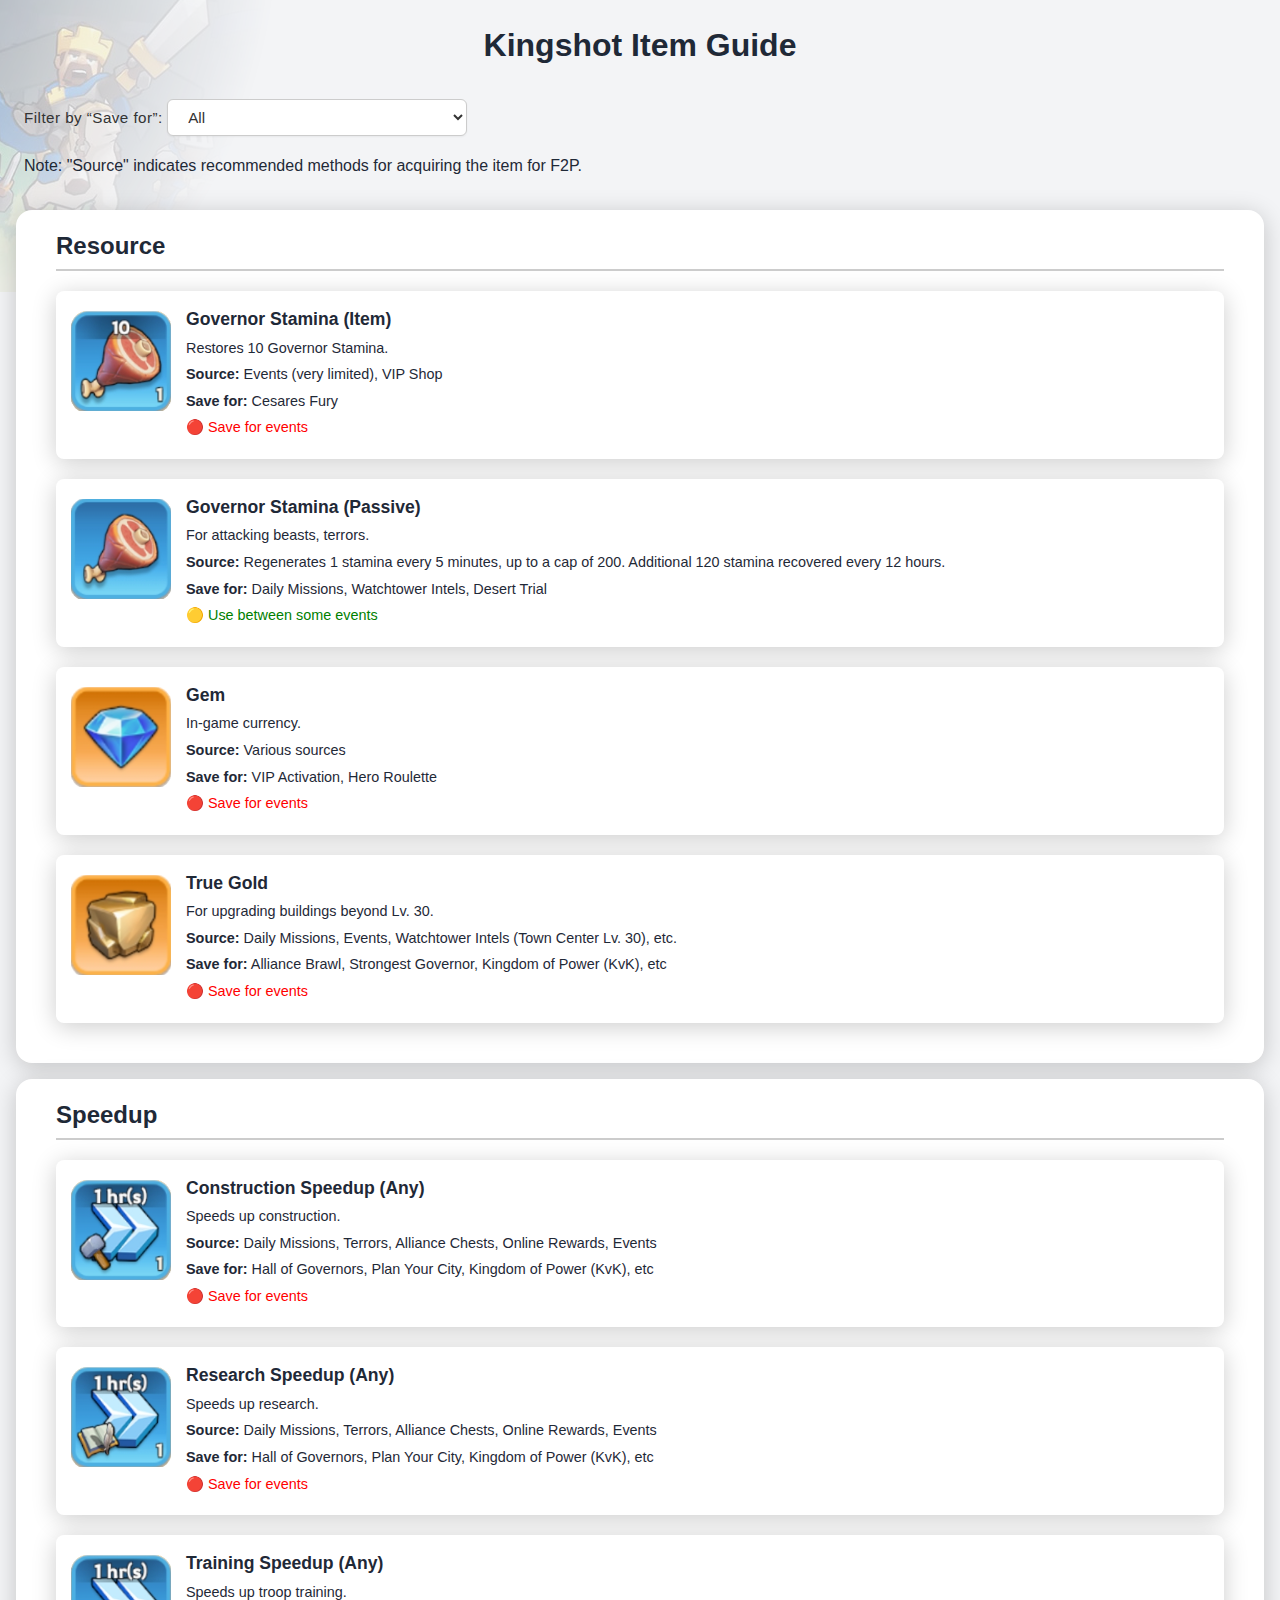
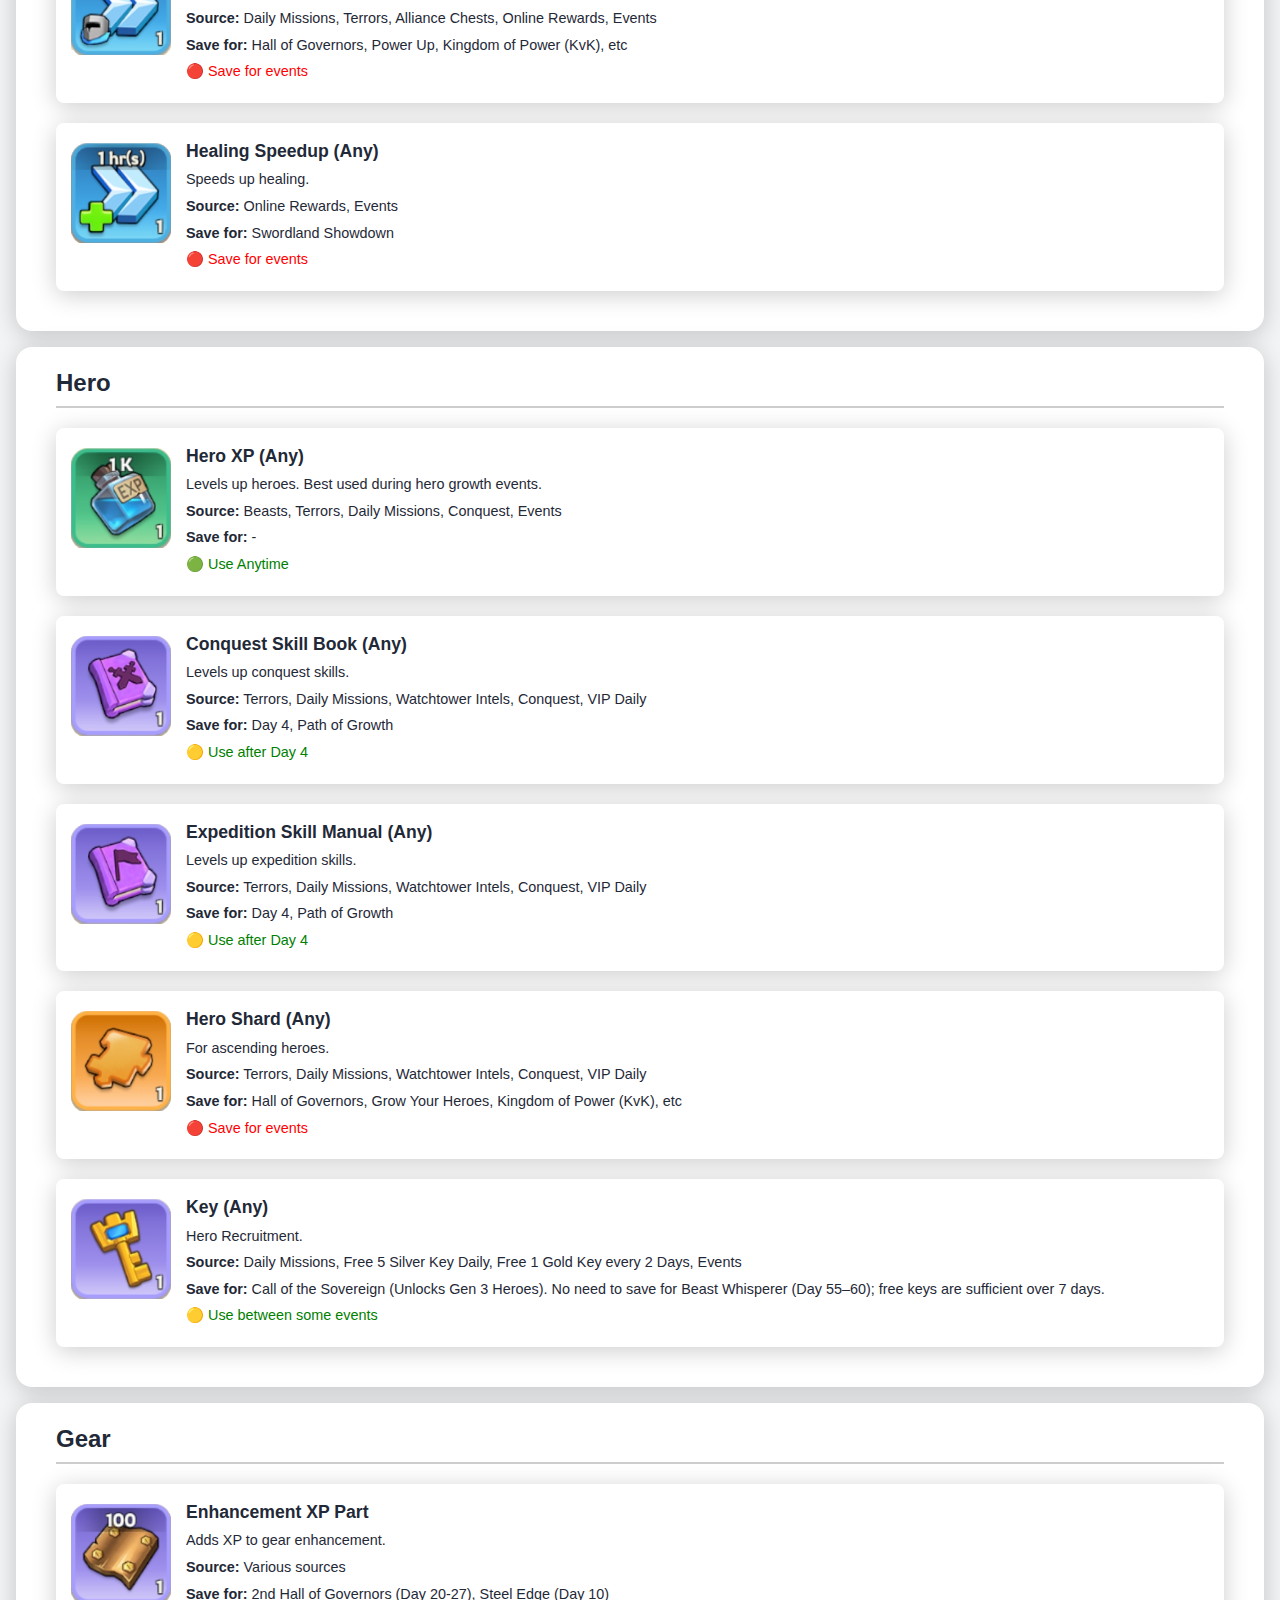
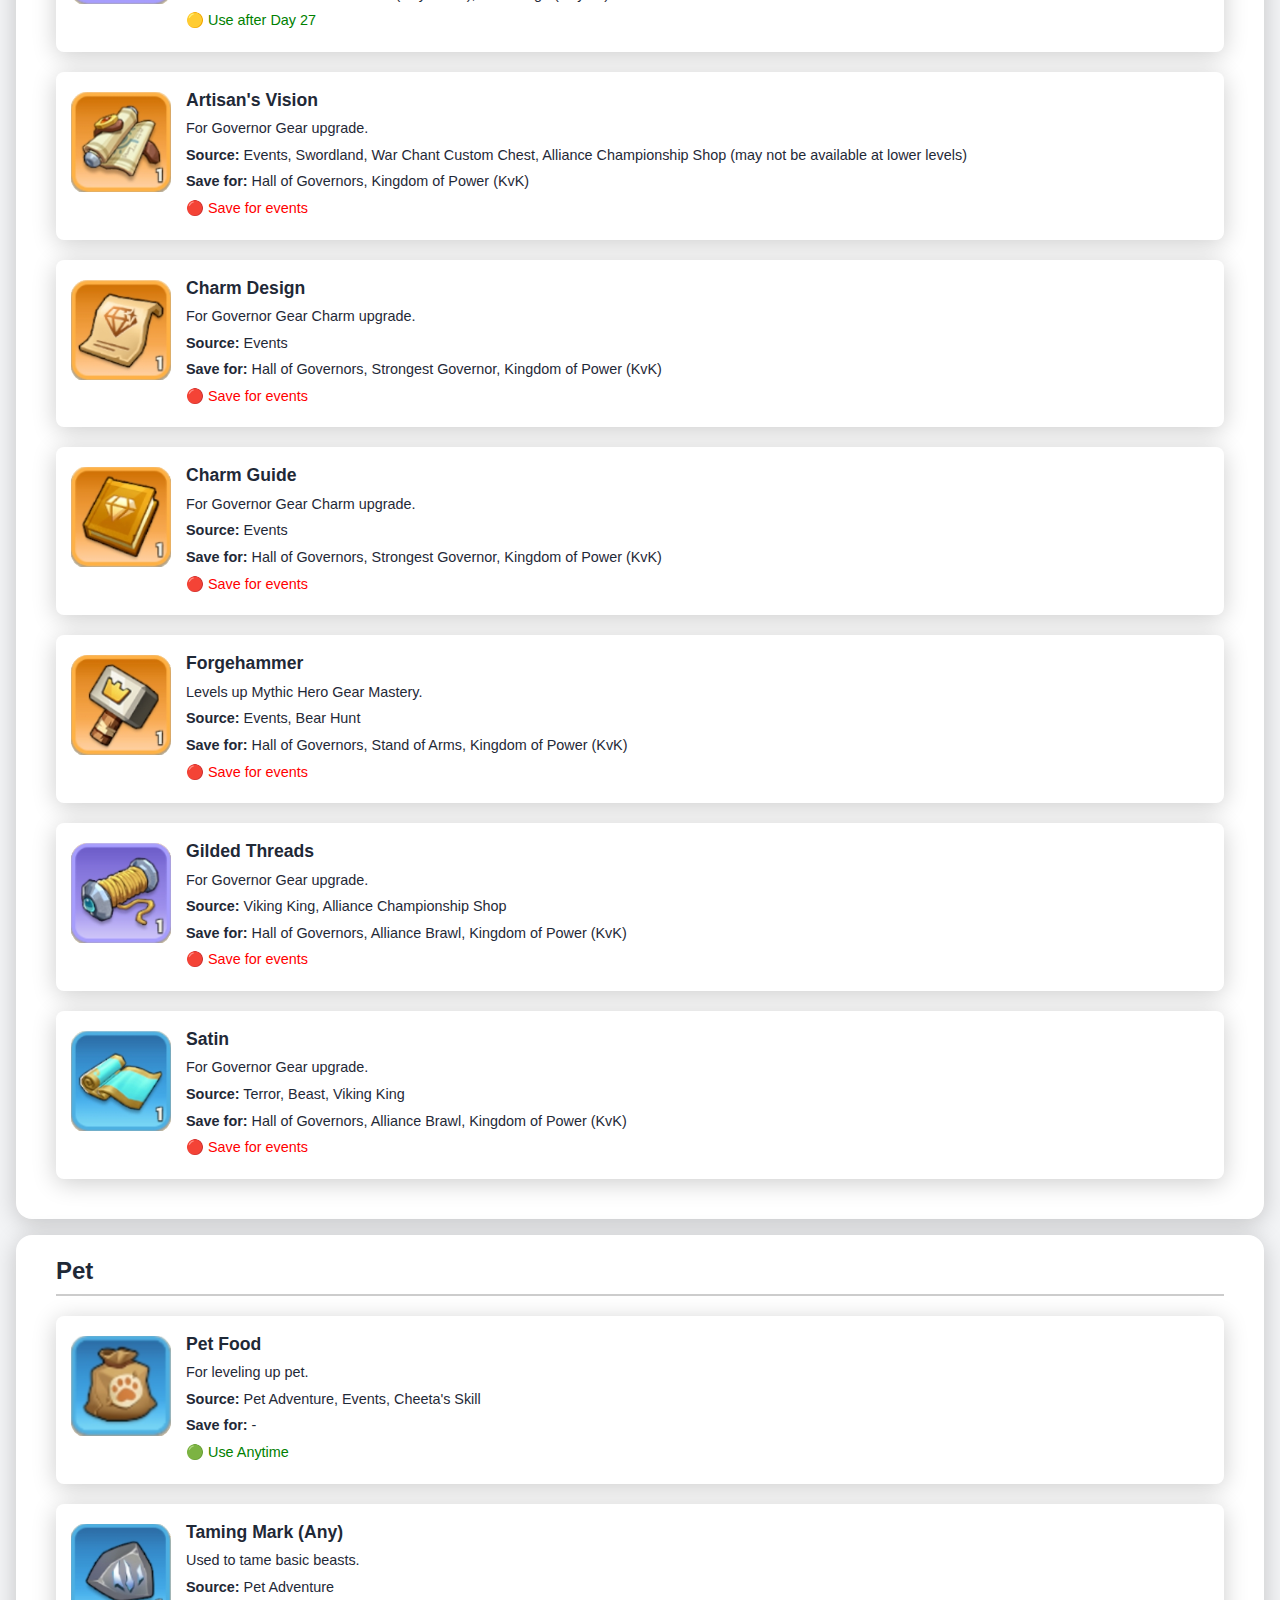
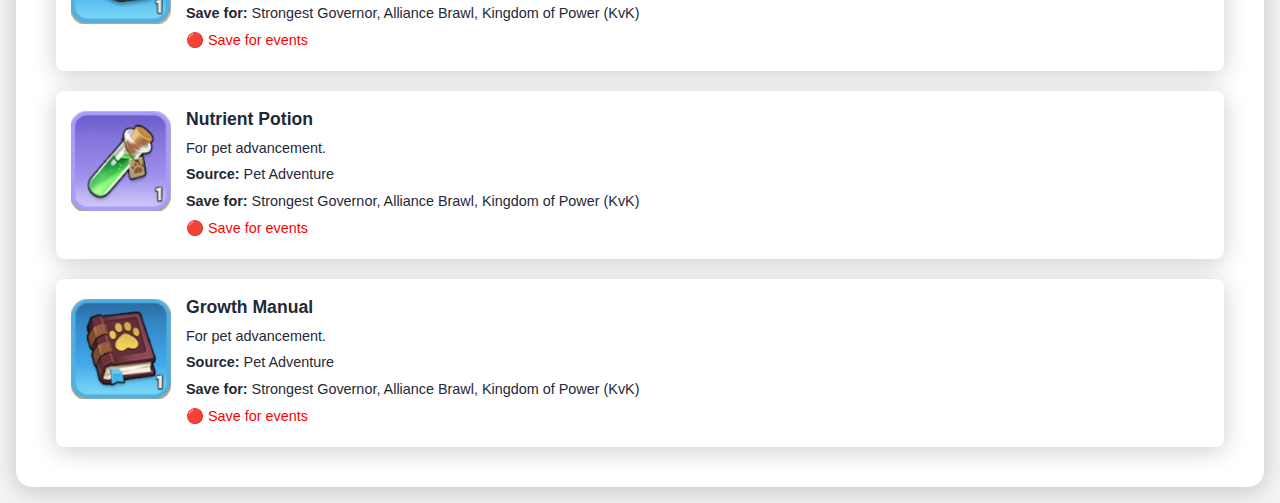
<file: items.html>
<!DOCTYPE html>
<html lang="en">

<head>
    <meta charset="UTF-8" />
    <meta name="viewport" content="width=device-width, initial-scale=1.0" />
    <title>Item Guide</title>
    <style>
        :root {
            --primary-color: #3b82f6;
            --primary-hover: #2563eb;
            --background: #f3f4f6;
            --text: #1f2937;
            --text-light: #6b7280;
            --container-bg: #fff;
            --shadow: 0 4px 24px rgba(0, 0, 0, 0.2);
        }

        body {
            font-family: -apple-system, BlinkMacSystemFont, 'Segoe UI', Roboto, sans-serif;
            background: var(--background);
            color: var(--text);
            margin: 0 auto;
            display: flex;
            flex-direction: column;
            line-height: 1.5;
            max-width: 1500px;
            position: relative;
        }

        body::before {
            content: "";
            position: absolute;
            top: -75px;
            left: -275px;
            width: 700px;
            height: 367px;
            background-image: url(./images/item_background_kingshot.jpg);
            background-size: cover;
            background-position: top left;
            z-index: -1;
            pointer-events: none;
            mask-image: radial-gradient(circle at top left, rgba(0, 0, 0, 0.8) 0%, rgba(0, 0, 0, 0.3) 40%, rgba(0, 0, 0, 0) 70%);
            -webkit-mask-image: radial-gradient(circle at top left, rgba(0, 0, 0, 0.8) 0%, rgba(0, 0, 0, 0.3) 40%, rgba(0, 0, 0, 0) 70%);
        }


        .container {
            position: relative;
            overflow: hidden;
            background: var(--container-bg);
            padding: 0.5rem 2.5rem 2.5rem 2.5rem;
            border-radius: 1rem;
            box-shadow: var(--shadow);
            margin: 1rem;
        }

        h1 {
            text-align: center;
            margin-bottom: 30px;
        }

        .category-title {
            font-size: 1.5em;
            margin-bottom: 20px;
            margin-top: 10px;
            border-bottom: 2px solid #ccc;
            padding-bottom: 5px;
            text-transform: capitalize;
        }

        .category-items {
            display: grid;
            grid-template-columns: repeat(auto-fit, minmax(600px, 1fr));
            gap: 20px;
        }

        .item {
            display: flex;
            align-items: flex-start;
            background: white;
            border-radius: 8px;
            padding: 15px;
            box-shadow: var(--shadow);
            text-align: left;
            flex-wrap: wrap;
        }

        .item img {
            max-width: 100px;
            margin-right: 15px;
            margin-top: 5px;
            flex-shrink: 0;
        }

        .item-content {
            flex: 1;
            min-width: 0;
        }

        .item-content h2 {
            font-size: 1.1em;
            margin: 0px 0 5px;
            word-wrap: break-word;
        }

        .item-content p {
            font-size: 0.9em;
            margin: 5px 0;
            word-wrap: break-word;
        }

        .save {
            color: red;
        }

        .nosave {
            color: green;
        }

        label {
            font-size: 0.95rem;
            font-weight: 500;
            margin-bottom: 0.5rem;
            display: inline-block;
            color: #333;
            letter-spacing: 0.03em;
        }

        select {
            background-color: #fff;
            border: 1px solid #ccc;
            border-radius: 6px;
            padding: 0.5rem 1rem;
            font-size: 0.95rem;
            font-family: inherit;
            color: #333;
            width: 100%;
            max-width: 300px;
            box-shadow: 0 1px 2px rgba(0, 0, 0, 0.05);
            transition: border-color 0.2s ease;
        }

        select:focus {
            outline: none;
            border-color: #888;
        }

        /* Mobile styles */
        @media (max-width: 700px) {
            body {
                max-width: 100%;
                padding: 0 10px;
            }

            body::before {
                content: "";
                position: absolute;
                top: -25px;
                left: -125px;
                width: 350px;
                height: 182px;
                background-image: url(./images/item_background_kingshot.jpg);
                background-size: cover;
                background-position: top left;
                z-index: 0;
                opacity: 1;
                pointer-events: none;
                mask-image: radial-gradient(circle at 0% 0%, rgba(0, 0, 0, 0.8) 20%, rgba(0, 0, 0, 0.1) 60%, rgba(0, 0, 0, 0) 70%);
                -webkit-mask-image: radial-gradient(circle at 0% 0%, rgba(0, 0, 0, 0.8) 20%, rgba(0, 0, 0, 0.1) 60%, rgba(0, 0, 0, 0) 70%)
            }

            .container {
                padding: 1rem;
                margin: 0.5rem;
                border-radius: 0.5rem;
            }

            h1 {
                font-size: 1.5em;
                margin-bottom: 20px;
            }

            .category-title {
                font-size: 1.2em;
                margin-bottom: 15px;
            }

            .category-items {
                display: block;
            }

            .item {
                flex-direction: row;
                padding: 10px;
                margin-bottom: 15px;
            }

            .item img {
                max-width: 60px;
                margin-right: 10px;
            }

            .item-content h2 {
                font-size: 1em;
                margin: 5px 0;
            }

            .item-content p {
                font-size: 0.85em;
                margin: 3px 0;
            }
        }
    </style>
</head>

<body>
    <h1>Kingshot Item Guide</h1>
    <div style="margin-left:1.5rem">
        <label for="filter">Filter by “Save for”:</label>
        <select id="filter">
            <option value="all">All</option>
            <option value="Kingdom of Power (KvK)">Kingdom of Power (KvK)</option>
            <!-- Add more options as needed -->
        </select>
        <p>Note: "Source" indicates recommended methods for acquiring the item for F2P.</p>
    </div>
    <div id="item-list"></div>
    <script>
        const data = [
            {
                "name": "Governor Stamina (Item)",
                "image": "governor_stamina.png",
                "purpose": "Restores 10 Governor Stamina.",
                "saveForEvent": true,
                "category": "Resource",
                "source": "Events (very limited), VIP Shop",
                "event": "Cesares Fury"
            },
            {
                "name": "Governor Stamina (Passive)",
                "image": "governor_stamina_resource.png",
                "purpose": "For attacking beasts, terrors.",
                "saveForEvent": false,
                "category": "Resource",
                "source": "Regenerates 1 stamina every 5 minutes, up to a cap of 200. Additional 120 stamina recovered every 12 hours.",
                "event": "Daily Missions, Watchtower Intels, Desert Trial",
                "useAfter": "between some events"
            },
            {
                "name": "Gem",
                "image": "gem.png",
                "purpose": "In-game currency.",
                "saveForEvent": true,
                "category": "Resource",
                "source": "Various sources",
                "event": "VIP Activation, Hero Roulette",
            },
            {
                "name": "True Gold",
                "image": "true_gold.png",
                "purpose": "For upgrading buildings beyond Lv. 30.",
                "saveForEvent": true,
                "category": "Resource",
                "source": "Daily Missions, Events, Watchtower Intels (Town Center Lv. 30), etc.",
                "event": "Alliance Brawl, Strongest Governor, Kingdom of Power (KvK), etc"
            },
            {
                "name": "Construction Speedup (Any)",
                "image": "construction_speedup.png",
                "purpose": "Speeds up construction.",
                "saveForEvent": true,
                "category": "Speedup",
                "source": "Daily Missions, Terrors, Alliance Chests, Online Rewards, Events",
                "event": "Hall of Governors, Plan Your City, Kingdom of Power (KvK), etc"
            },
            {
                "name": "Research Speedup (Any)",
                "image": "research_speedup.png",
                "purpose": "Speeds up research.",
                "saveForEvent": true,
                "category": "Speedup",
                "source": "Daily Missions, Terrors, Alliance Chests, Online Rewards, Events",
                "event": "Hall of Governors, Plan Your City, Kingdom of Power (KvK), etc"
            },
            {
                "name": "Training Speedup (Any)",
                "image": "training_speedup.png",
                "purpose": "Speeds up troop training.",
                "saveForEvent": true,
                "category": "Speedup",
                "source": "Daily Missions, Terrors, Alliance Chests, Online Rewards, Events",
                "event": "Hall of Governors, Power Up, Kingdom of Power (KvK), etc"
            },
            {
                "name": "Healing Speedup (Any)",
                "image": "healing_speedup.png",
                "purpose": "Speeds up healing.",
                "saveForEvent": true,
                "category": "Speedup",
                "source": "Online Rewards, Events",
                "event": "Swordland Showdown"
            },
            {
                "name": "Hero XP (Any)",
                "image": "hero_xp.png",
                "purpose": "Levels up heroes. Best used during hero growth events.",
                "saveForEvent": false,
                "category": "Hero",
                "source": "Beasts, Terrors, Daily Missions, Conquest, Events",
                "event": "-"
            },
            {
                "name": "Conquest Skill Book (Any)",
                "image": "epic_conquest_skill_book.png",
                "purpose": "Levels up conquest skills.",
                "saveForEvent": false,
                "category": "Hero",
                "source": "Terrors, Daily Missions, Watchtower Intels, Conquest, VIP Daily",
                "useAfter": "after Day 4",
                "event": "Day 4, Path of Growth"
            },
            {
                "name": "Expedition Skill Manual (Any)",
                "image": "epic_expedition_skill_manual.png",
                "purpose": "Levels up expedition skills.",
                "saveForEvent": false,
                "category": "Hero",
                "source": "Terrors, Daily Missions, Watchtower Intels, Conquest, VIP Daily",
                "useAfter": "after Day 4",
                "event": "Day 4, Path of Growth"
            },
            {
                "name": "Hero Shard (Any)",
                "image": "mythic_general_hero_shard.png",
                "purpose": "For ascending heroes.",
                "saveForEvent": true,
                "category": "Hero",
                "source": "Terrors, Daily Missions, Watchtower Intels, Conquest, VIP Daily",
                "event": "Hall of Governors, Grow Your Heroes, Kingdom of Power (KvK), etc"
            },
            {
                "name": "Key (Any)",
                "image": "gold_key.png",
                "purpose": "Hero Recruitment.",
                "saveForEvent": true,
                "category": "Hero",
                "source": "Daily Missions, Free 5 Silver Key Daily, Free 1 Gold Key every 2 Days, Events",
                "event": "Call of the Sovereign (Unlocks Gen 3 Heroes). No need to save for Beast Whisperer (Day 55–60); free keys are sufficient over 7 days.",
                "useAfter": "between some events"
            },
            {
                "name": "Enhancement XP Part",
                "image": "enhancement_xp_part.png",
                "purpose": "Adds XP to gear enhancement.",
                "saveForEvent": false,
                "category": "Gear",
                "source": "Various sources",
                "useAfter": "after Day 27",
                "event": "2nd Hall of Governors (Day 20-27), Steel Edge (Day 10)"
            },
            {
                "name": "Artisan's Vision",
                "image": "artisans_vision.png",
                "purpose": "For Governor Gear upgrade.",
                "saveForEvent": true,
                "category": "Gear",
                "source": "Events, Swordland, War Chant Custom Chest, Alliance Championship Shop (may not be available at lower levels)",
                "event": "Hall of Governors, Kingdom of Power (KvK)"
            },
            {
                "name": "Charm Design",
                "image": "charm_design.png",
                "purpose": "For Governor Gear Charm upgrade.",
                "saveForEvent": true,
                "category": "Gear",
                "source": "Events",
                "event": "Hall of Governors, Strongest Governor, Kingdom of Power (KvK)"
            },
            {
                "name": "Charm Guide",
                "image": "charm_guide.png",
                "purpose": "For Governor Gear Charm upgrade.",
                "saveForEvent": true,
                "category": "Gear",
                "source": "Events",
                "event": "Hall of Governors, Strongest Governor, Kingdom of Power (KvK)"
            },
            {
                "name": "Forgehammer",
                "image": "forgehammer.png",
                "purpose": "Levels up Mythic Hero Gear Mastery.",
                "saveForEvent": true,
                "category": "Gear",
                "source": "Events, Bear Hunt",
                "event": "Hall of Governors, Stand of Arms, Kingdom of Power (KvK)"
            },
            {
                "name": "Gilded Threads",
                "image": "gilded_threads.png",
                "purpose": "For Governor Gear upgrade.",
                "saveForEvent": true,
                "category": "Gear",
                "source": "Viking King, Alliance Championship Shop",
                "event": "Hall of Governors, Alliance Brawl, Kingdom of Power (KvK)"
            },
            {
                "name": "Satin",
                "image": "satin.png",
                "purpose": "For Governor Gear upgrade.",
                "saveForEvent": true,
                "category": "Gear",
                "source": "Terror, Beast, Viking King",
                "event": "Hall of Governors, Alliance Brawl, Kingdom of Power (KvK)"
            },
            {
                "name": "Pet Food",
                "image": "pet_food.png",
                "purpose": "For leveling up pet.",
                "saveForEvent": false,
                "category": "Pet",
                "source": "Pet Adventure, Events, Cheeta's Skill",
                "event": "-"
            },
            {
                "name": "Taming Mark (Any)",
                "image": "common_taming_mark.png",
                "purpose": "Used to tame basic beasts.",
                "saveForEvent": true,
                "category": "Pet",
                "source": "Pet Adventure",
                "event": "Strongest Governor, Alliance Brawl, Kingdom of Power (KvK)"
            },
            {
                "name": "Nutrient Potion",
                "image": "nutrient_potion.png",
                "purpose": "For pet advancement.",
                "saveForEvent": true,
                "category": "Pet",
                "source": "Pet Adventure",
                "event": "Strongest Governor, Alliance Brawl, Kingdom of Power (KvK)"
            },
            {
                "name": "Growth Manual",
                "image": "growth_manual.png",
                "purpose": "For pet advancement.",
                "saveForEvent": true,
                "category": "Pet",
                "source": "Pet Adventure",
                "event": "Strongest Governor, Alliance Brawl, Kingdom of Power (KvK)"
            }
        ];

        const container = document.getElementById('item-list');
        const grouped = {};

        data.forEach(item => {
            if (!grouped[item.category]) {
                grouped[item.category] = [];
            }
            grouped[item.category].push(item);
        });

        Object.keys(grouped).forEach(category => {
            const section = document.createElement('div');
            section.className = 'category-section container';

            const title = document.createElement('h2');
            title.className = 'category-title';
            title.textContent = category;
            section.appendChild(title);

            // NEW: container for items
            const itemsWrapper = document.createElement('div');
            itemsWrapper.className = 'category-items';

            grouped[category].forEach(item => {
                useAfter = '';
                var saveForEvent = `<p class="save">🔴 Save for events</p>`
                if (item.useAfter) {
                    saveForEvent = `<p class="nosave">🟡 Use ${item.useAfter}</p>`;
                }
                else if (!item.saveForEvent) {
                    var saveForEvent = `<p class="nosave">🟢 Use Anytime</p>`;
                }

                const div = document.createElement('div');
                div.className = 'item';
                div.innerHTML = `
          <img src="./images/items/${item.image}" alt="${item.name}" />
          <div class="item-content">
            <h2>${item.name}</h2>
            <p>${item.purpose}</p>
            <p><strong>Source:</strong> ${item.source}</p>
            <p><strong>Save for:</strong> ${item.event}</p>
            ${saveForEvent}
          </div>
        `;
                itemsWrapper.appendChild(div);
            });

            section.appendChild(itemsWrapper);
            container.appendChild(section);
        });

        const filterSelect = document.getElementById('filter');

        filterSelect.addEventListener('change', () => {
            const itemList = document.getElementById('item-list');
            const items = itemList.querySelectorAll('.item');
            const selected = filterSelect.value;
            console.log(selected);
            items.forEach(item => {
                if (selected === 'all' || item.innerHTML.includes(selected)) {
                    item.style.display = '';
                } else {
                    item.style.display = 'none';
                }
            });
        });

    </script>
</body>

</html>
</file>
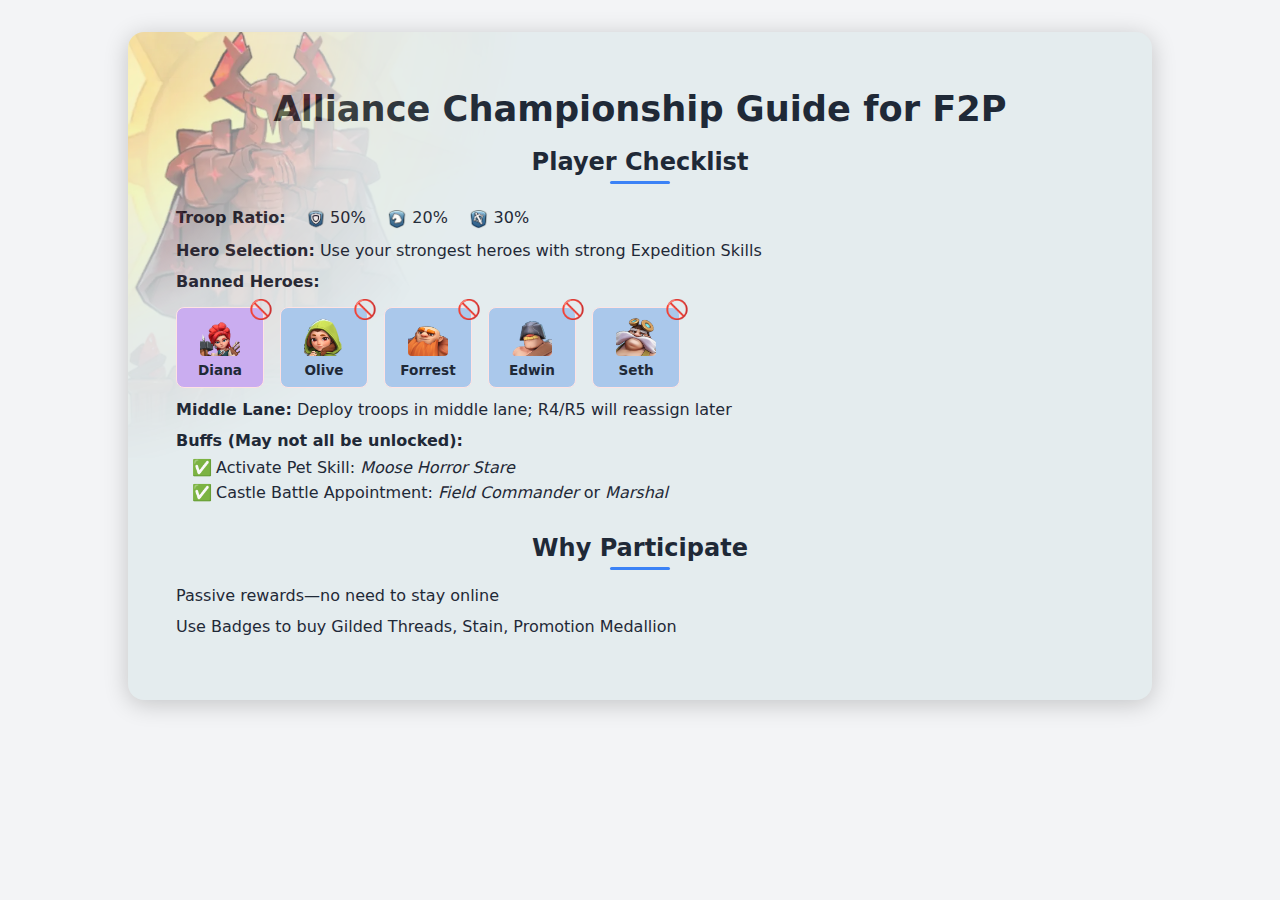
<file: events/alliance_championship.html>
<!DOCTYPE html>
<html lang="en">

<head>
    <meta charset="UTF-8" />
    <meta name="viewport" content="width=device-width, initial-scale=1.0" />
    <title>Alliance Championship Guide</title>
    <style>
        :root {
            --primary: #3b82f6;
            --hover: #2563eb;
            --bg: #f3f4f6;
            --text: #1f2937;
            --muted: #6b7280;
            --card-bg: #e4ecee;
            --shadow: 0 4px 24px rgba(0, 0, 0, 0.2);
        }

        body {
            font-family: system-ui, sans-serif;
            background: var(--bg);
            color: var(--text);
            margin: 0;
            padding: 2rem;
            display: flex;
            justify-content: center;
        }

        .container {
            background: var(--card-bg);
            padding: 2rem;
            border-radius: 1rem;
            box-shadow: var(--shadow);
            max-width: 960px;
            width: 100%;
            position: relative;
            overflow: hidden;
        }

        .container::before {
            content: "";
            position: absolute;
            top: -50px;
            left: -100px;
            width: 500px;
            height: 500px;
            background: url(../images/event_alliance_championship.webp) top left / cover no-repeat;
            mask-image: radial-gradient(circle at 0% 0%, rgba(0, 0, 0, 0.8) 20%, rgba(0, 0, 0, 0.1) 60%, transparent 70%);
            -webkit-mask-image: radial-gradient(circle at 0% 0%, rgba(0, 0, 0, 0.8) 20%, rgba(0, 0, 0, 0.1) 50%, transparent 70%);
            pointer-events: none;
            z-index: 0;
        }

        h1,
        h2 {
            text-align: center;
            margin-bottom: 1rem;
        }

        h1 {
            font-size: clamp(1.8rem, 5vw, 2.2rem);
        }

        h2 {
            position: relative;
            padding-bottom: 0.5rem;
        }

        h2::after {
            content: "";
            position: absolute;
            bottom: 0;
            left: 50%;
            transform: translateX(-50%);
            width: 60px;
            height: 3px;
            background: var(--primary);
            border-radius: 2px;
        }

        .section {
            margin-bottom: 2rem;
        }

        .troop-ratio {
            margin-top: 1rem;
            padding-left: 1rem;
        }

        .troop-icons {
            gap: 1.5rem;
            margin-top: 0.5rem;
            display: inline-block;
        }

        .troop-icons img {
            height: 20px;
            margin-right: 0.5rem;
        }

        .troop-icons img {
            height: 20px;
            margin-left: 1rem;
            margin-right: 0rem;
            vertical-align: middle;
        }

        .banned-heroes {
            display: grid;
            grid-template-columns: repeat(auto-fit, minmax(60px, 0.1fr));
            gap: 1rem;
            margin-top: 1rem;
            text-align: center;
            padding-left: 1rem;
        }

        .banned-heroes div {
            background: #ffffff;
            border: 1px solid #ffe3e3;
            border-radius: 8px;
            padding: 0.5rem;
            position: relative;
        }

        .banned-heroes div::before {
            content: "🚫";
            position: absolute;
            top: -10px;
            right: -10px;
            font-size: 1.2rem;
        }

        .banned-heroes span {
            font-size: 0.85rem;
            font-weight: bold;
        }

        .banned-heroes img {
            height: 40px;
            border-radius: 4px;
            display: block;
            margin: 0 auto 0.25rem;
        }

        .banned-heroes .rare {
            background-color: #aac8eb;
        }

        .banned-heroes .epic {
            background-color: #caadf0;
        }

        .info-block {
            margin: 0.75rem 0;
            padding-left: 1rem;
        }

        .buff-checklist {
            list-style: none;
            padding-left: 2rem;
            margin: 0.5rem 0 0;
        }

        .buff-checklist li {
            margin-bottom: 0.4rem;
            padding-left: 0.5rem;
            position: relative;
        }

        .buff-checklist li::before {
            content: "✅";
            position: absolute;
            left: -1rem;
            color: var(--primary);
        }

        @media (max-width: 600px) {
            .container {
                padding: 1rem;
            }
        }
    </style>
</head>

<body>
    <div class="container">
        <header>
            <h1>Alliance Championship Guide for F2P</h1>
        </header>

        <article>
            <section class="section">
                <h2>Player Checklist</h2>

                <div class="troop-ratio">
                    <strong>Troop Ratio:</strong>
                    <div class="troop-icons">
                        <span><img src="../images/icons/infantry.webp" alt="Infantry" /> 50%</span>
                        <span><img src="../images/icons/cavalry.webp" alt="Cavalry" /> 20%</span>
                        <span><img src="../images/icons/archer.webp" alt="Archer" /> 30%</span>
                    </div>
                </div>

                <div class="info-block"><strong>Hero Selection:</strong> Use your strongest heroes with strong
                    Expedition Skills</div>

                <div class="info-block"><strong>Banned Heroes:</strong></div>
                <div class="banned-heroes">
                    <div class="epic">
                        <img src="../images/heroes/diana.webp" alt="Diana" title="Diana" />
                        <span>Diana</span>
                    </div>
                    <div class="rare">
                        <img src="../images/heroes/olive.webp" alt="Olive" title="Olive" />
                        <span>Olive</span>
                    </div>
                    <div class="rare">
                        <img src="../images/heroes/forrest.webp" alt="Forrest" title="Forrest" />
                        <span>Forrest</span>
                    </div>
                    <div class="rare">
                        <img src="../images/heroes/edwin.webp" alt="Edwin" title="Edwin" />
                        <span>Edwin</span>
                    </div>
                    <div class="rare">
                        <img src="../images/heroes/seth.webp" alt="Seth" title="Seth" />
                        <span>Seth</span>
                    </div>
                </div>

                <div class="info-block"><strong>Middle Lane:</strong> Deploy troops in middle lane; R4/R5 will reassign
                    later</div>

                <div class="info-block">
                    <strong>Buffs (May not all be unlocked):</strong>
                    <ul class="buff-checklist">
                        <li>Activate Pet Skill: <em>Moose Horror Stare</em></li>
                        <li>Castle Battle Appointment: <em>Field Commander</em> or <em>Marshal</em></li>
                    </ul>
                </div>
            </section>

            <section class="section">
                <h2>Why Participate</h2>
                <div class="info-block">Passive rewards—no need to stay online</div>
                <div class="info-block">Use Badges to buy Gilded Threads, Stain, Promotion Medallion</div>
            </section>
        </article>
    </div>
</body>

</html>
</file>
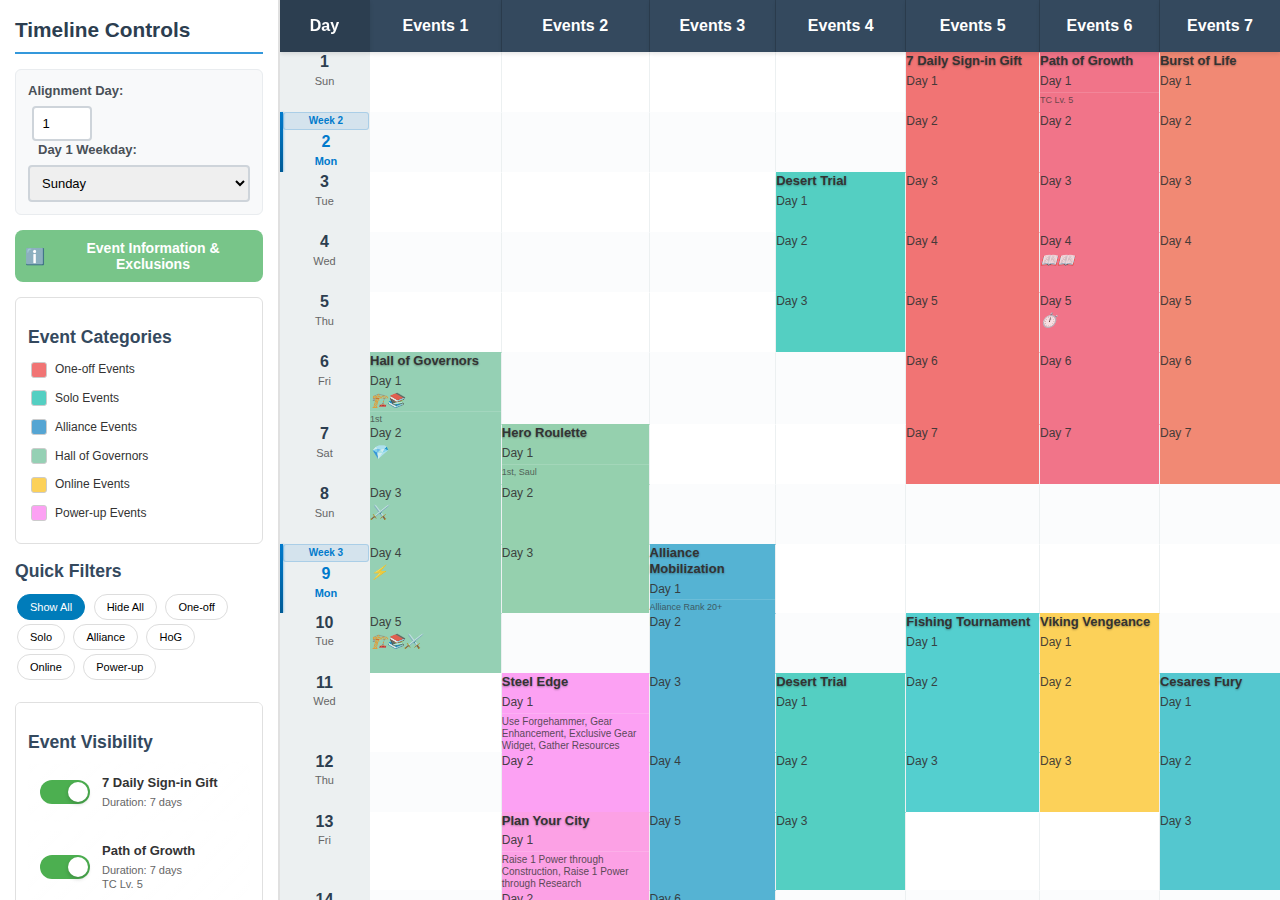
<file: events/timeline.html>
<!DOCTYPE html>
<html lang="en">

<head>
    <meta charset="UTF-8">
    <meta name="viewport" content="width=device-width, initial-scale=1.0">
    <title>Game Events Timeline</title>
    <link rel="stylesheet" href="timeline.css">
    <style>
        /* Monday indicator styling */
        .day-cell.monday-start {
            border-left: 3px solid #007acc;
            position: relative;
        }

        .day-cell.monday-start::before {
            content: '';
            position: absolute;
            left: -3px;
            top: 0;
            bottom: 0;
            width: 3px;
            background: linear-gradient(to bottom, #007acc 0%, #005b96 100%);
            box-shadow: 1px 0 2px rgba(0, 122, 204, 0.3);
        }

        .week-indicator {
            font-size: 10px;
            font-weight: bold;
            color: #007acc;
            text-align: center;
            margin-bottom: 2px;
            padding: 1px 2px;
            background: rgba(0, 122, 204, 0.1);
            border-radius: 3px;
            border: 1px solid rgba(0, 122, 204, 0.2);
        }

        /* Enhance day cell styling for better visual hierarchy */
        .day-cell {
            position: relative;
            padding: 8px 4px;
        }

        .day-number {
            font-weight: bold;
            text-align: center;
        }

        .weekday {
            font-size: 11px;
            text-align: center;
            color: #666;
        }

        /* Make Monday weekday text more prominent */
        .day-cell.monday-start .weekday {
            color: #007acc;
            font-weight: 600;
        }

        .day-cell.monday-start .day-number {
            color: #007acc;
        }
    </style>
</head>

<body>
    <div class="container">
        <!-- Left Control Panel -->
        <div class="control-panel">
            <h2>Timeline Controls</h2>

            <div class="control-group">
                <label for="alignmentDay">Alignment Day:</label>
                <input type="number" id="alignmentDay" min="1" value="1" style="width: 60px; display: inline-block;">
                <label for="startWeekday" id="dayWeekdayLabel" style="margin-left: 10px;">Day 1 Weekday:</label>
                <select id="startWeekday">
                    <option value="0" selected>Sunday</option>
                    <option value="1">Monday</option>
                    <option value="2">Tuesday</option>
                    <option value="3">Wednesday</option>
                    <option value="4">Thursday</option>
                    <option value="5">Friday</option>
                    <option value="6">Saturday</option>
                </select>
            </div>

            <!-- Info Button -->
            <button class="info-button" onclick="openEventInfoModal()">
                Event Information & Exclusions
            </button>

            <!-- Event Legend -->
            <div class="legend">
                <h3>Event Categories</h3>
                <div class="legend-item">
                    <div class="color-box one-off"></div>
                    <span>One-off Events</span>
                </div>
                <div class="legend-item">
                    <div class="color-box solo"></div>
                    <span>Solo Events</span>
                </div>
                <div class="legend-item">
                    <div class="color-box alliance"></div>
                    <span>Alliance Events</span>
                </div>
                <div class="legend-item">
                    <div class="color-box hog"></div>
                    <span>Hall of Governors</span>
                </div>
                <div class="legend-item">
                    <div class="color-box online"></div>
                    <span>Online Events</span>
                </div>
                <div class="legend-item">
                    <div class="color-box power-up"></div>
                    <span>Power-up Events</span>
                </div>
            </div>

            <!-- Filter Controls -->
            <div class="filter-controls">
                <h3>Quick Filters</h3>
                <button class="filter-button active" onclick="toggleAllEvents(true)">Show All</button>
                <button class="filter-button" onclick="toggleAllEvents(false)">Hide All</button>
                <button class="filter-button" onclick="toggleByCategory('one-off')">One-off</button>
                <button class="filter-button" onclick="toggleByCategory('solo')">Solo</button>
                <button class="filter-button" onclick="toggleByCategory('alliance')">Alliance</button>
                <button class="filter-button" onclick="toggleByCategory('hog')">HoG</button>
                <button class="filter-button" onclick="toggleByCategory('online')">Online</button>
                <button class="filter-button" onclick="toggleByCategory('power-up')">Power-up</button>
            </div>

            <!-- Event List -->
            <div class="event-list">
                <h3>Event Visibility</h3>
                <div id="eventListContainer"></div>
            </div>
        </div>

        <!-- Right Timeline Panel -->
        <div class="timeline-panel">
            <div class="timeline-container" id="timelineContainer">
                <table class="timeline-table" id="timelineTable">
                    <thead id="timelineHeader">
                        <!-- Headers will be generated by JavaScript -->
                    </thead>
                    <tbody id="timelineBody">
                        <!-- Timeline rows will be generated by JavaScript -->
                    </tbody>
                </table>
            </div>
        </div>
    </div>

    <!-- Modal Popup -->
    <div id="eventInfoModal" class="modal-overlay">
        <div class="modal-content">
            <div class="modal-header">
                <h2 class="modal-title">Event Information & Exclusions</h2>
                <button class="modal-close" onclick="closeEventInfoModal()">&times;</button>
            </div>
            <div class="modal-body">
                <h3>Why Some Events Are Not Displayed</h3>
                <p>This timeline focuses on regular, predictable events that players can plan for. Some events are
                    excluded for the following reasons:</p>

                <div class="excluded-event">
                    <div class="excluded-event-title">🏛️ Sanctuary Battle</div>
                    <div class="excluded-event-reason">
                        Sanctuary Battle is a weekly event with a consistent recurrence.
                        However, its exact weekday trigger varies by server and cannot be reliably predicted for new
                        servers due to limited data.
                        For instance, if both servers are launched on Sunday, one might see the event on Tuesday, while
                        the other may encounter it on Sunday.
                    </div>
                </div>

                <div class="excluded-event">
                    <div class="excluded-event-title">🏛️ Alliance Championship</div>
                    <div class="excluded-event-reason">
                        Alliance Championship is a weekly event that lasts 7 days. It first begins on the
                        Monday following the server's ~10th day and continues to repeat every Monday thereafter.
                    </div>
                </div>

                <div class="excluded-event">
                    <div class="excluded-event-title">🎯 Special Limited Events</div>
                    <div class="excluded-event-reason">
                        Holiday events, anniversary celebrations, and other limited-time events are announced separately
                        and don't follow regular patterns.
                        These are typically communicated through official game announcements or suddenly appears.
                    </div>
                </div>

                <h3>Known Issues</h3>
                <p>Some event dates may not be accurate at the beginning:</p>
                <ul>
                    <li>Fishing Tournament: may start a few days earlier than expected</li>
                </ul>

                <h3>Planning Your Activities</h3>
                <p>Use this timeline to:</p>
                <ul>
                    <li>Plan your resource management around upcoming events</li>
                    <li>Coordinate alliance activities</li>
                    <li>Optimize your daily login rewards and participation</li>
                    <li>Prepare for power-up events by saving materials in advance</li>
                </ul>
            </div>
        </div>
    </div>

    <script>
        const fixedColumns = 
        {
            0: ["hog-1", "hog-2"],
            1: ["hero-roulette-G1-1", "steel-edge", "plan-your-city", "power-up", "hero-roulette-G1-2", "working-overtime", "develop-new-tech"],
            2: ["alliance-mobilization"],
            3: ["desert-trial-1", "desert-trial", "defeat-nearby-beasts"]
        };
        const eventsData = {
            "events": [
                {
                    "id": 1,
                    "title": "7 Daily Sign-in Gift",
                    "duration": 7,
                    "isRepeating": false,
                    "occurrenceInterval": 0,
                    "firstOccurrenceDay": 1,
                    "category": "one-off",
                    "requirements": []
                },
                {
                    "id": 2,
                    "title": "Path of Growth",
                    "duration": 7,
                    "isRepeating": false,
                    "occurrenceInterval": 0,
                    "firstOccurrenceDay": 1,
                    "category": "one-off",
                    "hasStages": true,
                    "stages": [
                        { "day": 1, "note": "" },
                        { "day": 2, "note": "" },
                        { "day": 3, "note": "" },
                        { "day": 4, "note": "Require Conquest Skill Books, Expedition Skill Manuals" },
                        { "day": 5, "note": "Require 800 minutes of any Speedup" },
                        { "day": 6, "note": "" },
                        { "day": 7, "note": "" }
                    ],
                    "requirements": ["TC Lv. 5"]
                },
                {
                    "id": 3,
                    "title": "Burst of Life",
                    "duration": 7,
                    "isRepeating": false,
                    "occurrenceInterval": 0,
                    "firstOccurrenceDay": 1,
                    "category": "one-off",
                    "requirements": []
                },
                {
                    "id": "desert-trial-1",
                    "title": "Desert Trial",
                    "duration": 3,
                    "isRepeating": false,
                    "occurrenceInterval": 0,
                    "firstOccurrenceDay": 3,
                    "category": "solo",
                    "requirements": []
                },
                {
                    "id": "hog-1",
                    "title": "Hall of Governors",
                    "duration": 5,
                    "isRepeating": false,
                    "occurrenceInterval": 0,
                    "firstOccurrenceDay": 6,
                    "category": "hog",
                    "hasStages": true,
                    "stages": [
                        { "day": 1, "note": "Raise 1 Power through Construction, Raise 1 Power through Research" },
                        { "day": 2, "note": "Hero shards" },
                        { "day": 3, "note": "Promote troops" },
                        { "day": 4, "note": "Stamina" },
                        { "day": 5, "note": "Raise 1 Power through Construction, Raise 1 Power through Research, promote troops" },
                        { "day": 6, "note": "" },
                        { "day": 7, "note": "" }
                    ],
                    "requirements": ["1st"]
                },
                {
                    "id": "hero-roulette-G1-1",
                    "title": "Hero Roulette",
                    "duration": 3,
                    "isRepeating": false,
                    "occurrenceInterval": 0,
                    "firstOccurrenceDay": 7,
                    "category": "hog",
                    "requirements": ["1st, Saul"]
                },
                {
                    "id": "desert-trial",
                    "title": "Desert Trial",
                    "duration": 3,
                    "isRepeating": true,
                    "occurrenceInterval": 14,
                    "firstOccurrenceWeek": 3,
                    "occurrenceWeekday": "Wednesday",
                    "category": "solo",
                    "requirements": []
                },
                {
                    "id": "defeat-nearby-beasts",
                    "title": "Defeat Nearby Beasts",
                    "duration": 3,
                    "isRepeating": true,
                    "occurrenceInterval": 14,
                    "firstOccurrenceWeek": 4,
                    "occurrenceWeekday": "Tuesday",
                    "category": "solo",
                    "requirements": []
                },
                {
                    "id": "alliance-mobilization",
                    "title": "Alliance Mobilization",
                    "duration": 7,
                    "isRepeating": true,
                    "occurrenceInterval": 14,
                    "firstOccurrenceWeek": 3,
                    "occurrenceWeekday": "Monday",
                    "category": "alliance",
                    "requirements": ["Alliance Rank 20+"]
                },
                {
                    "id": 13,
                    "title": "Fishing Tournament",
                    "duration": 3,
                    "isRepeating": true,
                    "occurrenceInterval": 14,
                    "firstOccurrenceWeek": 3,
                    "occurrenceWeekday": "Tuesday",
                    "category": "solo",
                    "requirements": []
                },
                {
                    "id": 14,
                    "title": "Viking Vengeance",
                    "duration": 3,
                    "isRepeating": true,
                    "occurrenceInterval": 14,
                    "firstOccurrenceDay": 7,
                    "occurrenceWeekday": "Tuesday",
                    "category": "online",
                    "requirements": []
                },
                { // all events above are accurate
                    "id": "steel-edge",
                    "title": "Steel Edge",
                    "duration": 2,
                    "appearAfter": ["hog-1"],
                    "category": "power-up",
                    "note": "Use Forgehammer, Gear Enhancement, Exclusive Gear Widget, Gather Resources",
                    "requirements": []
                },
                {
                    "id": 16,
                    "title": "Cesares Fury",
                    "duration": 3,
                    "isRepeating": true,
                    "occurrenceInterval": 21,
                    "firstOccurrenceDay": 11,
                    "category": "solo",
                    "requirements": []
                },
                {
                    "id": "plan-your-city",
                    "title": "Plan Your City",
                    "duration": 2,
                    "appearAfter": ["steel-edge"],
                    "category": "power-up",
                    "maxOccurrences": 1,
                    "note": "Raise 1 Power through Construction, Raise 1 Power through Research",
                    "requirements": []
                },
                {
                    "id": "power-up",
                    "title": "Power Up",
                    "duration": 2,
                    "appearAfter": ["plan-your-city"],
                    "category": "power-up",
                    "maxOccurrences": 1,
                    "note": "Raise 1 Power through Construction, Raise 1 Power through Research, promote troops",
                    "requirements": []
                },
                {
                    "id": "hog-2",
                    "title": "Hall of Governors",
                    "duration": 6,
                    "isRepeating": false,
                    "occurrenceInterval": 0,
                    "firstOccurrenceDay": 15,
                    "occurrenceWeekday": "Monday",
                    "category": "hog",
                    "hasStages": true,
                    "stages": [
                        { "day": 1, "note": "Raise 1 Power through Construction, Raise 1 Power through Research" },
                        { "day": 2, "note": "Play Hero Roulette, Use 1 Rare Hero Shard to ascend Heroes, Use 1 Epic Hero Shard to ascend Heroes, Use 1 Mythic Hero Shard to ascend Heroes, Gather 50 Bread in the Wilderness, Gather 50 Wood in the Wilderness, Gather 10 Stone in the Wilderness, Gather 2 Iron in the Wilderness" },
                        { "day": 3, "note": "Raise 1 Power by training/promoting troops" },
                        { "day": 4, "note": "Gather 50 Bread in the Wilderness, Gather 50 Wood in the Wilderness, Gather 10 Stone in the Wilderness, Gather 2 Iron in the Wilderness, Raise 1 Power through Research" },
                        { "day": 5, "note": "Use 1 Hero Gear Forgehammer(s), Use 100 Hero Gear Enhancement XP, Use 1 Widget for Hero Exclusive Gear, Raise 1 Power through Construction, Raise 1 Power through Research, Raise 1 Power by training/promoting troops" },
                        { "day": 6, "note": "Raise Governor Gear max score by 1, Raise 1 Power through Construction, Raise 1 Power through Research, Raise 1 Power by training/promoting troops" }
                    ],
                    "requirements": ["2nd"]
                },
                {
                    "id": 21,
                    "title": "Swordland Showdown",
                    "duration": 7,
                    "isRepeating": true,
                    "occurrenceInterval": 14,
                    "firstOccurrenceDay": 15,
                    "category": "online",
                    "occurrenceWeekday": "Monday",
                    "note": "",
                    "requirements": []
                },
                {
                    "id": "hero-roulette-G1-2",
                    "title": "Hero Roulette",
                    "duration": 3,
                    "isRepeating": true,
                    "occurrenceInterval": 14,
                    "firstOccurrenceDay": 15,
                    "category": "hog",
                    "occurrenceWeekday": "Tuesday",
                    "requirements": ["2nd, Saul"]
                },
                {
                    "id": 23,
                    "title": "All Out",
                    "duration": 3,
                    "isRepeating": true,
                    "occurrenceInterval": 28,
                    "firstOccurrenceDay": 15,
                    "category": "solo",
                    "occurrenceWeekday": "Friday",
                    "requirements": []
                },
                {
                    "id": "working-overtime",
                    "title": "Working Overtime",
                    "duration": 2,
                    "isRepeating": true,
                    "occurrenceInterval": 14,
                    "firstOccurrenceDay": 22,
                    "category": "power-up",
                    "maxOccurrences": 2,
                    "note": "Raise 1 Power through Construction, Raise 1 Power through Research, promote troops",
                    "requirements": []
                },
                {
                    "id": "develop-new-tech",
                    "title": "Develop New Tech",
                    "duration": 2,
                    "isRepeating": true,
                    "occurrenceInterval": 14,
                    "firstOccurrenceDay": 24,
                    "category": "power-up",
                    "maxOccurrences": 2,
                    "note": "Raise 1 Power through Research",
                    "requirements": []
                },
            ]
        };

        // ========== CONSTANTS AND CONFIGURATION ==========
        const WEEKDAYS = ['Sun', 'Mon', 'Tue', 'Wed', 'Thu', 'Fri', 'Sat'];
        const WEEKDAY_MAP = {
            'Sunday': 0, 'Monday': 1, 'Tuesday': 2, 'Wednesday': 3,
            'Thursday': 4, 'Friday': 5, 'Saturday': 6
        };
        const MONDAY_INDEX = 1;
        const MAX_PRECALCULATED_DAY = 1000;
        const ADDITIONAL_DAYS_ON_SCROLL = 20;
        const DEFAULT_VISIBLE_DAYS = 50;

        // ========== UTILITY FUNCTIONS ==========
        
        // Calculate weekday index based on alignment system
        function calculateWeekdayIndex(day) {
            const offsetFromAlignment = day - alignmentDay;
            let weekdayIndex = (startWeekday + offsetFromAlignment) % 7;
            if (weekdayIndex < 0) {
                weekdayIndex += 7;
            }
            return weekdayIndex;
        }

        // Check if a specific day is Monday
        function isDayMonday(day) {
            return calculateWeekdayIndex(day) === MONDAY_INDEX;
        }

        // Get weekday name for a specific day
        function getWeekdayName(day) {
            return WEEKDAYS[calculateWeekdayIndex(day)];
        }

        // Convert weekday name to index with validation
        function getWeekdayIndex(weekdayName) {
            const index = WEEKDAY_MAP[weekdayName];
            return index !== undefined ? index : null;
        }

        // Create day cell with proper styling and content
        function createDayCell(day) {
            const dayCell = document.createElement('td');
            dayCell.className = 'day-cell';

            if (isMonday(day)) {
                dayCell.className += ' monday-start';
                const weekNum = getWeekNumber(day);
                dayCell.innerHTML = `<div class="week-indicator">Week ${weekNum}</div><div class="day-number">${day}</div><div class="weekday">${getWeekdayForDay(day)}</div>`;
            } else {
                dayCell.innerHTML = `<div class="day-number">${day}</div><div class="weekday">${getWeekdayForDay(day)}</div>`;
            }

            return dayCell;
        }

        // Create and populate event cell for a specific day and column
        function createEventCell(day, colIndex) {
            const eventCell = document.createElement('td');
            eventCell.className = 'event-cell';

            // Find visible events that occur on this day in this column
            const eventsOnThisDay = eventColumns[colIndex].filter(occurrence =>
                day >= occurrence.startDay && day <= occurrence.endDay && eventVisibility[sanitizeTitle(occurrence.event.title)]
            );

            if (eventsOnThisDay.length > 0) {
                const occurrence = eventsOnThisDay[0];
                const event = occurrence.event;
                const dayInEvent = day - occurrence.startDay + 1;

                eventCell.className += ` ${getEventCssClass(event)}`;

                // Add event title on first day
                if (day === occurrence.startDay) {
                    eventCell.innerHTML = `
                        <div class="event-title">${event.title}</div>
                        <div class="event-info">Day ${dayInEvent}${visibleDays > DEFAULT_VISIBLE_DAYS ? `/${event.duration}` : ''}</div>
                    `;
                } else {
                    eventCell.innerHTML = `
                        <div class="event-info">Day ${dayInEvent}${visibleDays > DEFAULT_VISIBLE_DAYS ? `/${event.duration}` : ''}</div>
                    `;
                }

                // Add stage information if available
                if (event.hasStages && event.stages && event.stages[dayInEvent - 1]) {
                    const stage = event.stages[dayInEvent - 1];
                    if (stage.note) {
                        var emoji = noteToEmoji(stage.note);
                        eventCell.innerHTML += `<div class="stage-note">${emoji}</div>`;
                    }
                }

                // Add general note if it's the first day
                if (day === occurrence.startDay && event.note) {
                    eventCell.innerHTML += `<div class="event-note">${event.note}</div>`;
                }

                // Add requirements on first day
                if (day === occurrence.startDay && event.requirements.length > 0) {
                    eventCell.innerHTML += `<div class="requirements">${event.requirements.join(', ')}</div>`;
                }
            }

            return eventCell;
        }

        // Create a complete timeline row for a given day
        function createTimelineRow(day) {
            const row = document.createElement('tr');
            row.className = 'timeline-row';

            // Add day cell
            row.appendChild(createDayCell(day));

            // Add event cells
            for (let colIndex = 0; colIndex < eventColumns.length; colIndex++) {
                row.appendChild(createEventCell(day, colIndex));
            }

            return row;
        }

        // Update UI after visibility changes
        function refreshUI() {
            generateEventList();
            generateTimeline();
        }

        // Update visibility for multiple events
        function updateEventVisibility(eventTitles, visible) {
            eventTitles.forEach(title => {
                const sanitizedTitle = typeof title === 'string' ? sanitizeTitle(title) : title;
                eventVisibility[sanitizedTitle] = visible;
            });
        }

        // Handle event dependencies by finding the latest end day
        function resolveEventDependencies(event, resolvedDependencies) {
            if (!event.appearAfter || event.appearAfter.length === 0) {
                return null;
            }
            
            let latestDependencyEnd = 0;
            for (const dependencyId of event.appearAfter) {
                if (resolvedDependencies[dependencyId]) {
                    const dependencyOccurrences = resolvedDependencies[dependencyId];
                    const lastOccurrence = dependencyOccurrences[dependencyOccurrences.length - 1];
                    if (lastOccurrence) {
                        latestDependencyEnd = Math.max(latestDependencyEnd, lastOccurrence.endDay);
                    }
                }
            }
            
            return latestDependencyEnd + 1; // Start the day after the latest dependency ends
        }

        // Modal utility functions
        function showModal(modalId) {
            const modal = document.getElementById(modalId);
            modal.classList.add('show');
            document.body.style.overflow = 'hidden';
        }

        function hideModal(modalId) {
            const modal = document.getElementById(modalId);
            modal.classList.remove('show');
            document.body.style.overflow = 'auto';
        }

        // Calculate event start day based on week/weekday or direct day specification
        function calculateEventStartDay(event) {
            if (event.firstOccurrenceWeek && event.occurrenceWeekday) {
                return getDayForWeekAndWeekday(event.firstOccurrenceWeek, event.occurrenceWeekday);
            } else {
                let startDay = event.firstOccurrenceDay;
                // If event has a specific weekday requirement, adjust the start day
                if (event.occurrenceWeekday) {
                    startDay = adjustForWeekday(startDay, event.occurrenceWeekday);
                }
                return startDay;
            }
        }

        // ========== TIMELINE STATE ==========
        let currentStartDay = 1;
        let visibleDays = DEFAULT_VISIBLE_DAYS;
        let startWeekday = 0; // Sunday
        let alignmentDay = 1; // The day that should align with the selected weekday
        let timelineData = [];
        let eventColumns = [];
        let preCalculatedOccurrences = [];
        let eventVisibility = {}; // Track visibility state of events

        // Function to sanitize event titles for use as identifiers
        function sanitizeTitle(title) {
            return title.toLowerCase()
                .replace(/[^a-z0-9\-\s]/g, '') // Remove special characters
                .replace(/\s+/g, '-') // Replace spaces with hyphens
                .replace(/-+/g, '-') // Replace multiple hyphens with single hyphen
                .replace(/^-|-$/g, ''); // Remove leading/trailing hyphens
        }

        // Function to get CSS class name for an event
        function getEventCssClass(event) {
            return 'event-' + sanitizeTitle(event.title);
        }

        const emojiMap = {
            'construction': '🏗️',
            'research': '📚',
            'roulette': '🎲',
            'shard': '💎',
            'hero': '🦸',
            'bread': '🍞',
            'wood': '🪵',
            'stone': '🪨',
            'iron': '⛏️',
            'troops': '⚔️',
            'training': '⚔️',
            'promoting': '⬆️',
            'stamina': '⚡',
            'speedup': '⏱️',
            'gear': '🛡️',
            'forgehammer': '🔨',
            'enhancement': '⬆️',
            'widget': '🔧',
            'resources': '📦',
            'skill': '📖',
            'manual': '📗'
        };
        const emojiMapKeys = Object.keys(emojiMap); // Cache the keys once

        // Function to convert note text to appropriate emojis
        function noteToEmoji(note) {
            if (!note) return '';

            var notes = note.split(/,\s*/);
            let emojis = '';
            // Convert text to lowercase for matching
            const lowerNote = note.toLowerCase();

            for (let i = 0; i < notes.length; i++) {
                const originalNote = notes[i];
                const lowerNote = originalNote.toLowerCase();

                for (let j = 0; j < emojiMapKeys.length; j++) {
                    const key = emojiMapKeys[j];
                    if (lowerNote.includes(key)) {
                        emojis += `<span title="${originalNote}" alt="${originalNote}">${emojiMap[key]}</span>`;
                        break;
                    }
                }
            }


            // If no specific emoji found, use a generic info emoji
            return emojis || 'ℹ️';
        }

        // Initialize timeline when page loads
        document.addEventListener('DOMContentLoaded', function () {
            initializeControls();
            generateTimeline();
        });

        function initializeControls() {
            // Alignment day input
            document.getElementById('alignmentDay').addEventListener('input', function () {
                alignmentDay = parseInt(this.value) || 1;
                updateDayWeekdayLabel();
                generateTimeline();
            });

            // Start weekday selector
            document.getElementById('startWeekday').addEventListener('change', function () {
                startWeekday = parseInt(this.value);
                updateDayWeekdayLabel();
                generateTimeline();
            });

            // Initialize event visibility (all events visible by default)
            eventsData.events.forEach(event => {
                eventVisibility[sanitizeTitle(event.title)] = true;
            });

            // Update the initial label
            updateDayWeekdayLabel();

            // Generate event list
            generateEventList();
        }

        function generateEventList() {
            const container = document.getElementById('eventListContainer');
            container.innerHTML = '';

            eventsData.events.forEach(event => {
                const sanitizedTitle = sanitizeTitle(event.title);
                const eventToggle = document.createElement('div');
                eventToggle.className = `event-toggle ${event.category} ${eventVisibility[sanitizedTitle] ? '' : 'disabled'}`;
                eventToggle.onclick = () => toggleEvent(sanitizedTitle);

                eventToggle.innerHTML = `
                    <div class="toggle-switch ${eventVisibility[sanitizedTitle] ? 'active' : ''}">
                        <div class="toggle-slider"></div>
                    </div>
                    <div class="event-toggle-content">
                        <div class="event-toggle-title">${event.title}</div>
                        <div class="event-toggle-info">
                            Duration: ${event.duration} days
                            ${event.isRepeating ? ` • Repeats every ${event.occurrenceInterval} days` : ''}
                            ${event.requirements.length > 0 ? `<br>${event.requirements.join(', ')}` : ''}
                        </div>
                    </div>
                `;
                container.appendChild(eventToggle);
            });
        }

        function getWeekdayForDay(day) {
            return getWeekdayName(day);
        }

        function isMonday(day) {
            return isDayMonday(day);
        }

        function getWeekNumber(day) {
            // Find the first Monday on or after day 1
            let firstMondayDay = 1;
            while (!isMonday(firstMondayDay)) {
                firstMondayDay++;
            }

            // If the day is before the first Monday, it's considered week 1
            if (day < firstMondayDay) {
                return 1;
            }

            // Calculate week number based on days since first Monday
            // The first Monday starts week 2 if there were partial days before it
            const baseWeek = firstMondayDay > 1 ? 2 : 1;
            return Math.floor((day - firstMondayDay) / 7) + baseWeek;
        }

        function updateDayWeekdayLabel() {
            const labelElement = document.getElementById('dayWeekdayLabel');
            if (labelElement) {
                labelElement.textContent = `Day ${alignmentDay} Weekday:`;
            }
        }

        function calculateEventOccurrences(event, maxDay, resolvedDependencies = {}) {
            const occurrences = [];

            if (!event.isRepeating) {
                // Single occurrence event
                let startDay;

                // Handle appearAfter dependencies
                const dependencyStartDay = resolveEventDependencies(event, resolvedDependencies);
                if (dependencyStartDay !== null) {
                    startDay = dependencyStartDay;
                } else {
                    startDay = calculateEventStartDay(event);
                }

                if (startDay <= maxDay) {
                    occurrences.push({
                        startDay: startDay,
                        endDay: startDay + event.duration - 1,
                        event: event
                    });
                }
            } else {
                // Repeating event
                let occurrenceCount = 0;
                let currentStartDay;

                // Handle appearAfter dependencies for repeating events
                const dependencyStartDay = resolveEventDependencies(event, resolvedDependencies);
                if (dependencyStartDay !== null) {
                    currentStartDay = dependencyStartDay;
                } else {
                    currentStartDay = calculateEventStartDay(event);
                }

                while (currentStartDay <= maxDay && (!event.maxOccurrences || occurrenceCount < event.maxOccurrences)) {
                    occurrences.push({
                        startDay: currentStartDay,
                        endDay: currentStartDay + event.duration - 1,
                        event: event
                    });

                    currentStartDay += event.occurrenceInterval;
                    occurrenceCount++;
                }
            }

            return occurrences;
        }

        function adjustForWeekday(baseDay, targetWeekdayName) {
            const targetWeekday = getWeekdayIndex(targetWeekdayName);
            if (targetWeekday === null) {
                return baseDay; // Return original if weekday name is invalid
            }

            const baseDayWeekday = calculateWeekdayIndex(baseDay);

            // Calculate how many days to adjust to reach the target weekday
            let adjustment = targetWeekday - baseDayWeekday;
            if (adjustment < 0) {
                adjustment += 7; // Move to next week if target day has passed
            }

            return baseDay + adjustment;
        }

        // Helper function to get the fixed column for an event ID, or null if not fixed
        function getFixedColumnForEvent(eventId) {
            for (const [colIndex, eventIds] of Object.entries(fixedColumns)) {
                if (eventIds.includes(eventId)) {
                    return parseInt(colIndex);
                }
            }
            return null;
        }

        // Helper function to check if an event is assigned to a fixed column
        function isEventInFixedColumn(eventId) {
            return getFixedColumnForEvent(eventId) !== null;
        }

        function getDayForWeekAndWeekday(weekNumber, weekdayName) {
            const targetWeekday = getWeekdayIndex(weekdayName);
            if (targetWeekday === null) {
                return 1; // Return day 1 if weekday name is invalid
            }

            // Find the first Monday on or after day 1
            let firstMondayDay = 1;
            while (!isMonday(firstMondayDay)) {
                firstMondayDay++;
            }

            // Calculate the start of the requested week
            let weekStartDay;
            if (weekNumber === 1) {
                // Week 1 starts from day 1
                weekStartDay = 1;
            } else {
                // Week 2 starts from the first Monday, subsequent weeks follow
                const baseWeek = firstMondayDay > 1 ? 2 : 1;
                if (weekNumber < baseWeek) {
                    weekStartDay = 1;
                } else {
                    weekStartDay = firstMondayDay + ((weekNumber - baseWeek) * 7);
                }
            }

            // Find the Monday of the target week
            let mondayOfWeek = weekStartDay;
            if (weekNumber > 1 || firstMondayDay === 1) {
                // For week 2+ or if first Monday is day 1, find the Monday of this week
                while (!isMonday(mondayOfWeek) && mondayOfWeek <= weekStartDay + 6) {
                    mondayOfWeek++;
                }
                // If no Monday found in the week range, use the calculated Monday
                if (!isMonday(mondayOfWeek)) {
                    mondayOfWeek = firstMondayDay + ((weekNumber - (firstMondayDay > 1 ? 2 : 1)) * 7);
                }
            }

            // Calculate the target day based on the Monday of the week
            let dayOffset = targetWeekday - MONDAY_INDEX;
            if (dayOffset < 0) {
                dayOffset += 7; // Handle Sunday (0) by going to previous week's Sunday
            }

            return mondayOfWeek + dayOffset;
        }

        function preCalculateAllOccurrences() {
            // Pre-calculate all event occurrences up to MAX_PRECALCULATED_DAY
            const allOccurrences = [];
            const resolvedDependencies = {};

            // Create a set to track which events have been processed
            const processedEvents = new Set();

            // Function to process events in dependency order
            function processEvent(event) {
                // Skip if already processed
                const eventKey = event.id || event.title;
                if (processedEvents.has(eventKey)) {
                    return;
                }

                // Process dependencies first
                if (event.appearAfter && event.appearAfter.length > 0) {
                    for (const dependencyId of event.appearAfter) {
                        const dependencyEvent = eventsData.events.find(e =>
                            (e.id === dependencyId) || (e.title === dependencyId)
                        );
                        if (dependencyEvent && !processedEvents.has(dependencyId)) {
                            processEvent(dependencyEvent);
                        }
                    }
                }

                // Calculate occurrences for this event
                const occurrences = calculateEventOccurrences(event, MAX_PRECALCULATED_DAY, resolvedDependencies);
                allOccurrences.push(...occurrences);

                // Store resolved dependencies for future events
                resolvedDependencies[eventKey] = occurrences;
                processedEvents.add(eventKey);
            }

            // Process all events
            eventsData.events.forEach(event => {
                processEvent(event);
            });

            // Sort by start day, then by event priority (fixed events first)
            allOccurrences.sort((a, b) => {
                if (a.startDay !== b.startDay) return a.startDay - b.startDay;
                // Fixed events get priority
                const aEventKey = a.event.id || a.event.title;
                const bEventKey = b.event.id || b.event.title;
                const aIsFixed = isEventInFixedColumn(aEventKey);
                const bIsFixed = isEventInFixedColumn(bEventKey);
                if (aIsFixed && !bIsFixed) return -1;
                if (!aIsFixed && bIsFixed) return 1;
                return 0;
            });

            return allOccurrences;
        }

        function determineEventColumns() {
            // Pre-calculate all occurrences if not done already
            if (preCalculatedOccurrences.length === 0) {
                preCalculatedOccurrences = preCalculateAllOccurrences();
            }

            // Determine which columns are reserved based on fixedColumns dictionary
            const reservedColumns = new Set(Object.keys(fixedColumns).map(k => parseInt(k)));

            // Determine the maximum number of fixed columns needed
            let maxFixedColumn = Math.max(...Array.from(reservedColumns), -1);

            // Initialize columns array with enough space for fixed columns
            const columns = [];
            for (let i = 0; i <= maxFixedColumn; i++) {
                columns[i] = [];
            }

            // First pass: assign fixed events to their designated columns
            preCalculatedOccurrences.forEach(occurrence => {
                const eventKey = occurrence.event.id || occurrence.event.title;
                const fixedColumn = getFixedColumnForEvent(eventKey);
                
                if (fixedColumn !== null) {
                    columns[fixedColumn].push(occurrence);
                    occurrence.assignedColumn = fixedColumn; // Track assignment
                }
            });

            // Second pass: efficiently pack non-fixed events into available spaces (skip reserved columns)
            preCalculatedOccurrences.forEach(occurrence => {
                const eventKey = occurrence.event.id || occurrence.event.title;
                
                // Skip if already assigned as a fixed event
                if (isEventInFixedColumn(eventKey)) {
                    return;
                }
                
                let assignedColumn = -1;

                // Try to find the first available column that can accommodate this event
                // Skip columns that are reserved for fixed events
                for (let colIndex = 0; colIndex < columns.length; colIndex++) {
                    if (!reservedColumns.has(colIndex) && canFitInColumn(occurrence, columns[colIndex])) {
                        columns[colIndex].push(occurrence);
                        occurrence.assignedColumn = colIndex;
                        assignedColumn = colIndex;
                        break;
                    }
                }

                // If no existing column can fit this event, create a new one
                if (assignedColumn === -1) {
                    columns.push([occurrence]);
                    occurrence.assignedColumn = columns.length - 1;
                }
            });

            // Ensure all reserved columns exist (even if empty)
            reservedColumns.forEach(colIndex => {
                if (!columns[colIndex]) {
                    columns[colIndex] = [];
                }
            });

            // Fill any gaps in the columns array to maintain proper indexing
            const maxColumnIndex = Math.max(columns.length - 1, maxFixedColumn);
            for (let i = 0; i <= maxColumnIndex; i++) {
                if (!columns[i]) {
                    columns[i] = [];
                }
            }

            return columns;
        }

        function canFitInColumn(newOccurrence, columnOccurrences) {
            // Check if the new occurrence overlaps with any existing occurrence in the column
            return !columnOccurrences.some(existing =>
                !(newOccurrence.endDay < existing.startDay || newOccurrence.startDay > existing.endDay)
            );
        }

        function generateTimeline() {
            const table = document.getElementById('timelineTable');
            const header = document.getElementById('timelineHeader');
            const body = document.getElementById('timelineBody');

            // Update the day weekday label
            updateDayWeekdayLabel();

            // Clear existing content
            header.innerHTML = '';
            body.innerHTML = '';

            // Reset pre-calculated occurrences when timeline parameters change
            preCalculatedOccurrences = [];

            // Calculate event columns (this will trigger pre-calculation)
            eventColumns = determineEventColumns();

            // Create header row
            const headerRow = document.createElement('tr');
            headerRow.innerHTML = '<th class="day-header">Day</th>';

            // Add event column headers
            for (let i = 0; i < eventColumns.length; i++) {
                const th = document.createElement('th');
                th.className = 'event-header';
                th.textContent = `Events ${i + 1}`;
                headerRow.appendChild(th);
            }

            header.appendChild(headerRow);

            // Generate timeline rows
            for (let day = currentStartDay; day < currentStartDay + visibleDays; day++) {
                body.appendChild(createTimelineRow(day));
            }

            // Add infinite scroll
            addInfiniteScroll();
        }

        function addInfiniteScroll() {
            const container = document.getElementById('timelineContainer');

            container.addEventListener('scroll', function () {
                if (container.scrollTop + container.clientHeight >= container.scrollHeight - 100) {
                    // Load more days
                    loadMoreDays();
                }
            });
        }

        function toggleEvent(sanitizedTitle) {
            eventVisibility[sanitizedTitle] = !eventVisibility[sanitizedTitle];
            refreshUI();
        }

        function toggleAllEvents(show) {
            const eventTitles = eventsData.events.map(event => sanitizeTitle(event.title));
            updateEventVisibility(eventTitles, show);
            refreshUI();
        }

        function toggleByCategory(category) {
            const eventsInCategory = eventsData.events.filter(event => event.category === category);
            const allVisible = eventsInCategory.every(event => eventVisibility[sanitizeTitle(event.title)]);
            const eventTitles = eventsInCategory.map(event => sanitizeTitle(event.title));
            
            updateEventVisibility(eventTitles, !allVisible);
            refreshUI();
        }

        function loadMoreDays() {
            const body = document.getElementById('timelineBody');
            const startDay = currentStartDay + visibleDays;

            for (let day = startDay; day < startDay + ADDITIONAL_DAYS_ON_SCROLL; day++) {
                body.appendChild(createTimelineRow(day));
            }

            visibleDays += ADDITIONAL_DAYS_ON_SCROLL;
        }

        // Modal functions
        function openEventInfoModal() {
            showModal('eventInfoModal');
        }

        function closeEventInfoModal() {
            hideModal('eventInfoModal');
        }

        // Close modal when clicking outside of it
        document.getElementById('eventInfoModal').addEventListener('click', function (e) {
            if (e.target === this) {
                closeEventInfoModal();
            }
        });

        // Close modal with Escape key
        document.addEventListener('keydown', function (e) {
            if (e.key === 'Escape') {
                const modal = document.getElementById('eventInfoModal');
                if (modal.classList.contains('show')) {
                    closeEventInfoModal();
                }
            }
        });
    </script>
</body>

</html>
</file>
<file: events/timeline.css>
/* Reset and base styles */
* {
    margin: 0;
    padding: 0;
    box-sizing: border-box;
}

body {
    font-family: -apple-system, BlinkMacSystemFont, 'Segoe UI', Roboto, Arial, sans-serif;
    background-color: #f5f5f5;
    color: #333;
    line-height: 1.4;
}

/* Main container layout */
.container {
    display: flex;
    height: 100vh;
    overflow: hidden;
}

/* Left control panel */
.control-panel {
    width: 280px;
    min-width: 280px;
    background: #ffffff;
    border-right: 2px solid #e0e0e0;
    padding: 15px;
    overflow-y: auto;
    box-shadow: 2px 0 10px rgba(0, 0, 0, 0.1);
}

.control-panel h2 {
    color: #2c3e50;
    margin-bottom: 15px;
    font-size: 1.3em;
    border-bottom: 2px solid #3498db;
    padding-bottom: 8px;
}

.control-panel h3 {
    color: #34495e;
    margin: 15px 0 8px 0;
    font-size: 1.1em;
}

/* Control groups */
.control-group {
    margin-bottom: 15px;
    padding: 12px;
    background: #f8f9fa;
    border-radius: 6px;
    border: 1px solid #e9ecef;
}

.control-group label {
    display: block;
    margin-bottom: 6px;
    font-weight: 600;
    color: #495057;
    font-size: 13px;
}

.control-group select,
.control-group input {
    width: 100%;
    padding: 8px;
    border: 2px solid #ced4da;
    border-radius: 4px;
    font-size: 13px;
    transition: border-color 0.3s ease;
}

.control-group select:focus,
.control-group input:focus {
    outline: none;
    border-color: #3498db;
    box-shadow: 0 0 0 3px rgba(52, 152, 219, 0.1);
}

.control-group button {
    width: 48%;
    padding: 8px;
    margin: 3px 1%;
    border: none;
    border-radius: 4px;
    background: #3498db;
    color: white;
    font-weight: 600;
    cursor: pointer;
    transition: background-color 0.3s ease;
    font-size: 12px;
}

.control-group button:hover {
    background: #2980b9;
    transform: translateY(-1px);
}

.control-group input[type="number"] {
    width: 48%;
    margin-left: 2%;
}

#jumpDay {
    margin-top: 10px;
    width: 100%;
}

/* Legend styles */
.legend {
    background: #ffffff;
    border: 1px solid #e0e0e0;
    border-radius: 6px;
    padding: 12px;
    margin-bottom: 15px;
}

.legend-item {
    display: flex;
    align-items: center;
    margin-bottom: 6px;
    padding: 3px;
    border-radius: 3px;
    transition: background-color 0.2s ease;
    font-size: 12px;
}

.legend-item:hover {
    background-color: #f8f9fa;
}

.color-box {
    width: 16px;
    height: 16px;
    border-radius: 3px;
    margin-right: 8px;
    border: 1px solid #ccc;
}

/* Event category colors - Legacy classes for backwards compatibility */
.one-off { background-color: hsl(0, 82%, 70%); }
.solo { background-color: hsl(174, 56%, 57%); }
.alliance { background-color: hsl(202, 59%, 58%); }
.hog { background-color: hsl(152, 39%, 70%); }
.online { background-color: hsl(44, 97%, 67%); }
.power-up { background-color: hsl(306, 93%, 81%); }

/* Specific event color variations */
/* One-off events - Red theme variations */
.event-7-daily-sign-in-gift { background-color: hsl(0, 82%, 70%); }
.event-path-of-growth { background-color: hsl(350, 82%, 70%); }
.event-burst-of-life { background-color: hsl(10, 82%, 70%); }

/* Solo events - Teal theme variations */
.event-desert-trial { background-color: hsl(174, 56%, 57%); }
.event-defeat-nearby-beasts { background-color: hsl(168, 56%, 57%); }
.event-fishing-tournament { background-color: hsl(180, 56%, 57%); }
.event-cesares-fury { background-color: hsl(184, 56%, 57%); }

/* Alliance events - Blue theme variations */
.event-sanctuary-battle { background-color: hsl(202, 59%, 58%); }
.event-alliance-mobilization { background-color: hsl(195, 59%, 58%); }

/* HOG events - Green theme variations */
.event-hall-of-governors { background-color: hsl(152, 39%, 70%); }
.event-hero-roulette { background-color: hsl(145, 39%, 70%); }

/* Online events - Yellow theme */
.event-viking-vengeance { background-color: hsl(44, 97%, 67%); }

/* Power-up events - Pink theme variations */
.event-steel-edge { background-color: hsl(306, 93%, 81%); }
.event-plan-your-city { background-color: hsl(315, 93%, 81%); }
.event-power-up { background-color: hsl(297, 93%, 81%); }

/* Event list */
.event-list {
    background: #ffffff;
    border: 1px solid #e0e0e0;
    border-radius: 6px;
    padding: 12px;
    max-height: 300px;
    overflow-y: auto;
}

.event-item {
    padding: 8px;
    margin-bottom: 6px;
    border-radius: 4px;
    border-left: 3px solid #ccc;
    background: #f8f9fa;
    font-size: 11px;
    transition: transform 0.2s ease;
}

.event-item:hover {
    transform: translateX(2px);
    box-shadow: 0 2px 8px rgba(0, 0, 0, 0.1);
}

.event-item.one-off { border-left-color: #e74c3c; }
.event-item.solo { border-left-color: #f39c12; }
.event-item.alliance { border-left-color: #9b59b6; }
.event-item.hog { border-left-color: #1abc9c; }
.event-item.online { border-left-color: #3498db; }
.event-item.power-up { border-left-color: #2ecc71; }

/* Right timeline panel */
.timeline-panel {
    flex: 1;
    display: flex;
    flex-direction: column;
    background: #ffffff;
}

.timeline-container {
    flex: 1;
    overflow: auto;
    padding: 0;
    background: #fafafa;
    /* Ensure horizontal scrolling works */
    overflow-x: auto;
    overflow-y: auto;
}

/* Timeline table */
.timeline-table {
    width: 100%;
    border-collapse: separate;
    border-spacing: 0;
    background: #ffffff;
    min-width: 1000px;
}

/* Table headers */
.timeline-table thead {
    position: sticky;
    top: 0;
    z-index: 10;
    background: #34495e;
}

.timeline-table th {
    background: #34495e;
    color: #ffffff;
    padding: 15px 8px;
    text-align: center;
    font-weight: 600;
    border-right: 1px solid #2c3e50;
    box-shadow: 0 2px 4px rgba(0, 0, 0, 0.1);
}

.timeline-table th:last-child {
    border-right: none;
}

.day-header {
    width: 90px;
    min-width: 90px;
    position: sticky;
    left: 0;
    z-index: 11;
    background: #2c3e50 !important;
}

.event-header {
    min-width: 140px;
    max-width: 180px;
}

/* Table rows */
.timeline-row {
    border-bottom: 1px solid #ecf0f1;
    transition: background-color 0.2s ease;
}

.timeline-row:hover {
    background-color: #f8f9fa;
}

.timeline-row:nth-child(even) {
    background-color: #fbfcfd;
}

/* Table cells */
.timeline-table td {
    padding: 0;
    border-right: 1px solid #ecf0f1;
    vertical-align: top;
    height: 60px;
    min-height: 60px;
}

.timeline-table td:last-child {
    border-right: none;
}

.day-cell {
    width: 90px;
    min-width: 90px;
    position: sticky;
    left: 0;
    background: #ecf0f1;
    z-index: 5;
    text-align: center;
    font-weight: 600;
    padding: 12px 8px;
    border-right: 2px solid #bdc3c7;
}

.day-number {
    color: #2c3e50;
    font-size: 16px;
    font-weight: 700;
    line-height: 1.2;
}

.weekday {
    color: #7f8c8d;
    font-size: 12px;
    font-weight: 500;
    margin-top: 2px;
}

.event-cell {
    min-width: 140px;
    max-width: 180px;
    padding: 6px;
    position: relative;
    border-top: 1px solid transparent;
}

/* Event cell content */
.event-cell.one-off {
    background: linear-gradient(135deg, #e74c3c 0%, #c0392b 100%);
    color: white;
    border-top: 1px solid #c0392b;
}

.event-cell.solo {
    background: linear-gradient(135deg, #f39c12 0%, #d68910 100%);
    color: white;
    border-top: 1px solid #d68910;
}

.event-cell.alliance {
    background: linear-gradient(135deg, #9b59b6 0%, #8e44ad 100%);
    color: white;
    border-top: 1px solid #8e44ad;
}

.event-cell.hog {
    background: linear-gradient(135deg, #1abc9c 0%, #16a085 100%);
    color: white;
    border-top: 1px solid #16a085;
}

.event-cell.online {
    background: linear-gradient(135deg, #3498db 0%, #2980b9 100%);
    color: white;
    border-top: 1px solid #2980b9;
}

.event-cell.power-up {
    background: linear-gradient(135deg, #2ecc71 0%, #27ae60 100%);
    color: white;
    border-top: 1px solid #27ae60;
}

/* Event content styling */
.event-title {
    font-weight: 700;
    font-size: 13px;
    margin-bottom: 4px;
    line-height: 1.2;
    text-shadow: 0 1px 2px rgba(0, 0, 0, 0.3);
}

.event-info {
    font-size: 12px;
    opacity: 0.9;
    margin-bottom: 2px;
    font-weight: 500;
}

.stage-note {
    font-size: 14px;
    opacity: 0.8;
    margin-top: 2px;
    line-height: 1.2;
    font-style: italic;
    cursor: help;
}

.event-note {
    font-size: 10px;
    opacity: 0.8;
    margin-top: 2px;
    line-height: 1.2;
    border-top: 1px solid rgba(255, 255, 255, 0.2);
    padding-top: 2px;
}

.requirements {
    font-size: 9px;
    opacity: 0.7;
    margin-top: 2px;
    line-height: 1.2;
    border-top: 1px solid rgba(255, 255, 255, 0.2);
    padding-top: 2px;
}

/* Scrollbar styling */
.timeline-container::-webkit-scrollbar {
    width: 12px;
    height: 12px;
}

.timeline-container::-webkit-scrollbar-track {
    background: #f1f1f1;
    border-radius: 6px;
}

.timeline-container::-webkit-scrollbar-thumb {
    background: #bdc3c7;
    border-radius: 6px;
    transition: background 0.3s ease;
}

.timeline-container::-webkit-scrollbar-thumb:hover {
    background: #95a5a6;
}

.control-panel::-webkit-scrollbar {
    width: 8px;
}

.control-panel::-webkit-scrollbar-track {
    background: #f8f9fa;
}

.control-panel::-webkit-scrollbar-thumb {
    background: #ced4da;
    border-radius: 4px;
}

.event-list::-webkit-scrollbar {
    width: 6px;
}

.event-list::-webkit-scrollbar-track {
    background: #f8f9fa;
}

.event-list::-webkit-scrollbar-thumb {
    background: #dee2e6;
    border-radius: 3px;
}

/* Event toggle controls */
.event-toggle {
    display: flex;
    align-items: center;
    padding: 10px;
    margin-bottom: 8px;
    border-radius: 8px;
    cursor: pointer;
    transition: all 0.3s ease;
    border: 2px solid transparent;
    position: relative;
    background: linear-gradient(135deg, rgba(255, 255, 255, 0.1), rgba(255, 255, 255, 0.05));
}

.event-toggle:hover {
    transform: translateY(-1px);
    box-shadow: 0 4px 8px rgba(0, 0, 0, 0.1);
}

.event-toggle.disabled {
    opacity: 0.5;
    filter: grayscale(70%);
}

.toggle-switch {
    width: 50px;
    height: 24px;
    background-color: #ccc;
    border-radius: 12px;
    position: relative;
    margin-right: 12px;
    transition: background-color 0.3s ease;
    flex-shrink: 0;
}

.toggle-switch.active {
    background-color: #4CAF50;
}

.toggle-slider {
    width: 20px;
    height: 20px;
    background-color: white;
    border-radius: 50%;
    position: absolute;
    top: 2px;
    left: 2px;
    transition: transform 0.3s ease;
    box-shadow: 0 2px 4px rgba(0, 0, 0, 0.2);
}

.toggle-switch.active .toggle-slider {
    transform: translateX(26px);
}

.event-toggle-content {
    flex: 1;
}

.event-toggle-title {
    font-weight: bold;
    font-size: 13px;
    margin-bottom: 3px;
    color: #333;
}

.event-toggle-info {
    font-size: 11px;
    color: #666;
    line-height: 1.3;
}

/* Filter controls */
.filter-controls {
    margin-bottom: 20px;
}

.filter-button {
    padding: 6px 12px;
    margin: 2px;
    border: 1px solid #ddd;
    background: white;
    border-radius: 16px;
    cursor: pointer;
    font-size: 11px;
    transition: all 0.2s ease;
}

.filter-button:hover {
    background: #f0f0f0;
}

.filter-button.active {
    background: #007cba;
    color: white;
    border-color: #007cba;
}

/* Info button */
.info-button {
    width: 100%;
    padding: 10px;
    margin-bottom: 15px;
    background: #78c589;
    color: white;
    border: none;
    border-radius: 8px;
    cursor: pointer;
    font-size: 14px;
    font-weight: bold;
    transition: all 0.3s ease;
    display: flex;
    align-items: center;
    justify-content: center;
    gap: 8px;
}

.info-button:hover {
    background: #17a2b8;
    transform: translateY(-1px);
    box-shadow: 0 4px 12px rgba(40, 167, 69, 0.3);
}

.info-button::before {
    content: "ℹ️";
    font-size: 16px;
}

/* Modal popup styles */
.modal-overlay {
    position: fixed;
    top: 0;
    left: 0;
    width: 100%;
    height: 100%;
    background-color: rgba(0, 0, 0, 0.5);
    display: none;
    justify-content: center;
    align-items: center;
    z-index: 1000;
    opacity: 0;
    transition: opacity 0.3s ease;
}

.modal-overlay.show {
    display: flex;
    opacity: 1;
}

.modal-content {
    background: white;
    border-radius: 12px;
    padding: 0;
    max-width: 600px;
    width: 90%;
    max-height: 80vh;
    overflow: hidden;
    box-shadow: 0 20px 40px rgba(0, 0, 0, 0.2);
    transform: scale(0.9);
    transition: transform 0.3s ease;
}

.modal-overlay.show .modal-content {
    transform: scale(1);
}

.modal-header {
    background: linear-gradient(135deg, #007cba 0%, #005a87 100%);
    color: white;
    padding: 20px 25px;
    border-radius: 12px 12px 0 0;
    display: flex;
    justify-content: space-between;
    align-items: center;
}

.modal-title {
    font-size: 20px;
    font-weight: bold;
    margin: 0;
}

.modal-close {
    background: none;
    border: none;
    color: white;
    font-size: 24px;
    cursor: pointer;
    padding: 0;
    width: 30px;
    height: 30px;
    border-radius: 50%;
    display: flex;
    align-items: center;
    justify-content: center;
    transition: background-color 0.2s ease;
}

.modal-close:hover {
    background-color: rgba(255, 255, 255, 0.1);
}

.modal-body {
    padding: 25px;
    overflow-y: auto;
    max-height: calc(80vh - 140px);
}

.modal-body h3 {
    color: #333;
    margin-bottom: 15px;
    border-bottom: 2px solid #f0f0f0;
    padding-bottom: 8px;
}

.modal-body p {
    line-height: 1.6;
    color: #555;
    margin-bottom: 15px;
}

.modal-body ul {
    margin-left: 20px;
    margin-bottom: 15px;
}

.modal-body li {
    margin-bottom: 8px;
    color: #555;
    line-height: 1.5;
}

.excluded-event {
    background: #f8f9fa;
    border-left: 4px solid #007cba;
    padding: 12px 16px;
    margin-bottom: 12px;
    border-radius: 0 8px 8px 0;
}

.excluded-event-title {
    font-weight: bold;
    color: #007cba;
    margin-bottom: 5px;
}

.excluded-event-reason {
    color: #666;
    font-size: 14px;
    line-height: 1.4;
}

/* Responsive design */
@media (max-width: 1400px) {
    .event-header {
        min-width: 120px;
        max-width: 160px;
    }
    
    .event-cell {
        min-width: 120px;
        max-width: 160px;
    }
}

@media (max-width: 1200px) {
    .control-panel {
        width: 260px;
        min-width: 260px;
    }
    
    .event-header {
        min-width: 110px;
        max-width: 140px;
    }
    
    .event-cell {
        min-width: 110px;
        max-width: 140px;
    }
    
    .event-title {
        font-size: 12px;
    }
    
    .event-info {
        font-size: 10px;
    }
}

@media (max-width: 1000px) {
    .control-panel {
        width: 240px;
        min-width: 240px;
        padding: 12px;
    }
    
    .event-header {
        min-width: 100px;
        max-width: 130px;
    }
    
    .event-cell {
        min-width: 100px;
        max-width: 130px;
        padding: 4px;
    }
    
    .event-list {
        max-height: 200px;
    }
}

@media (max-width: 800px) {
    .container {
        flex-direction: column;
    }
    
    .control-panel {
        width: 100%;
        min-width: auto;
        height: 180px;
        border-right: none;
        border-bottom: 2px solid #e0e0e0;
        padding: 10px;
    }
    
    .timeline-panel {
        height: calc(100vh - 180px);
    }
    
    .control-group {
        display: inline-block;
        width: calc(33% - 8px);
        margin: 4px;
        vertical-align: top;
        padding: 8px;
    }
    
    .legend, .event-list {
        display: none;
    }
    
    .day-cell {
        width: 70px;
        min-width: 70px;
        padding: 8px 4px;
    }
    
    .day-number {
        font-size: 14px;
    }
    
    .weekday {
        font-size: 10px;
    }
    
    .event-header {
        min-width: 90px;
        max-width: 120px;
    }
    
    .event-cell {
        min-width: 90px;
        max-width: 120px;
    }
}

/* Animation for loading new content */
@keyframes fadeInUp {
    from {
        opacity: 0;
        transform: translateY(20px);
    }
    to {
        opacity: 1;
        transform: translateY(0);
    }
}

.timeline-row {
    animation: fadeInUp 0.3s ease-out;
}

/* Hover effects */
.event-cell:hover {
    transform: scale(1.02);
    z-index: 2;
    box-shadow: 0 4px 12px rgba(0, 0, 0, 0.2);
    transition: all 0.2s ease;
}

/* Focus styles for accessibility */
.control-group select:focus,
.control-group input:focus,
.control-group button:focus {
    outline: 2px solid #3498db;
    outline-offset: 2px;
}

/* Print styles */
@media print {
    .control-panel {
        display: none;
    }
    
    .timeline-panel {
        width: 100%;
    }
    
    .timeline-table th,
    .day-cell,
    .weekday-cell {
        position: static;
    }
}
</file>
